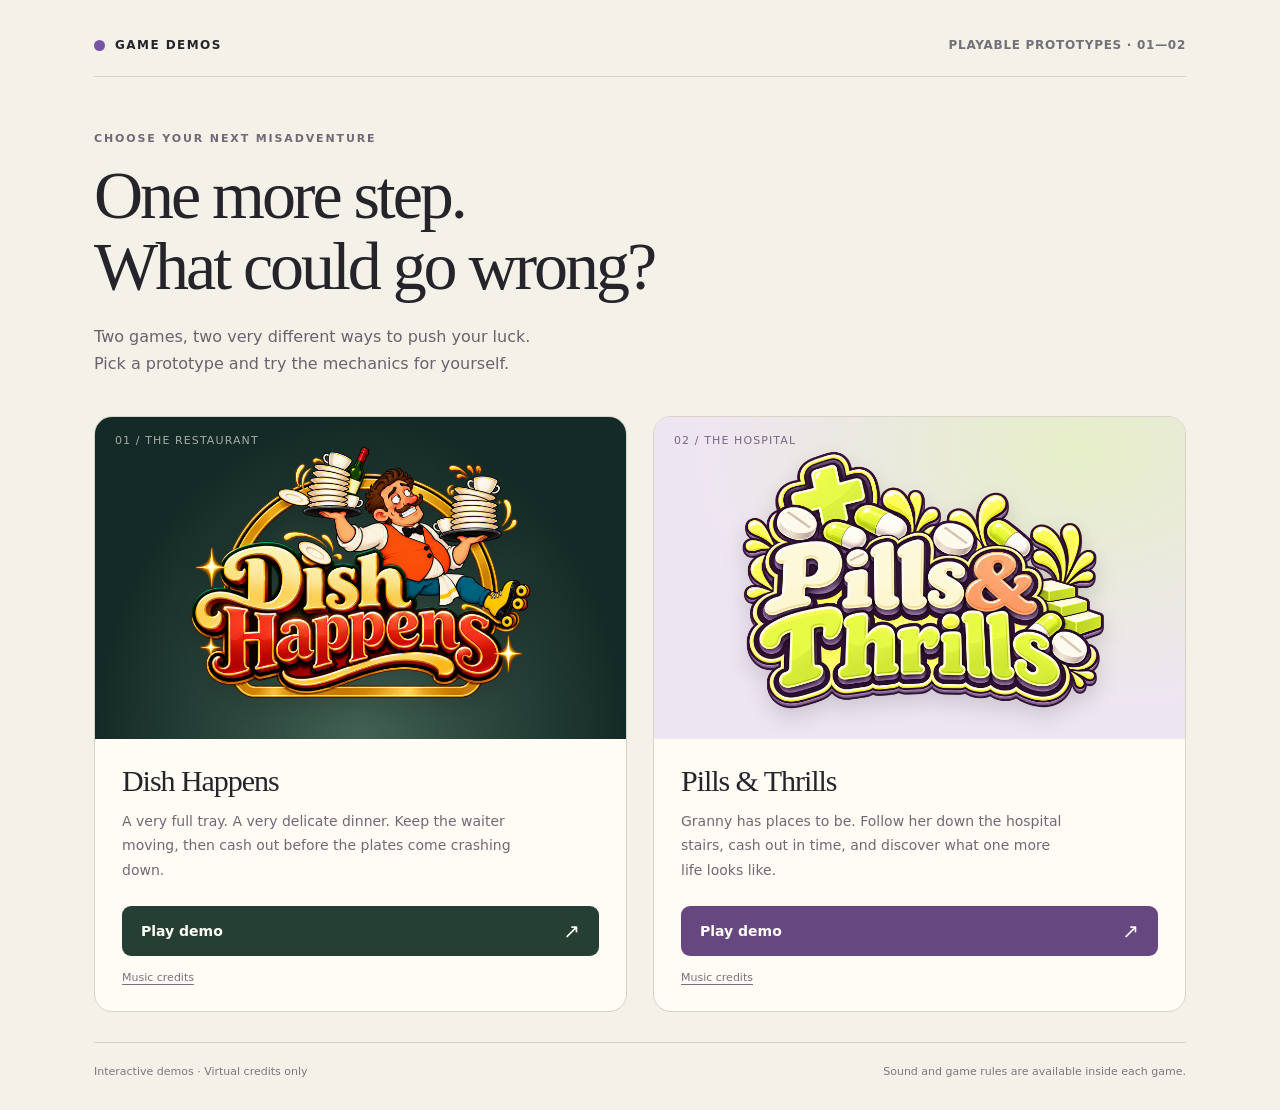
<file: index.html>
<!doctype html>
<html lang="en">
<head>
  <meta charset="utf-8">
  <meta name="viewport" content="width=device-width,initial-scale=1">
  <meta name="theme-color" content="#f4f1e9">
  <meta name="description" content="Play the Dish Happens and Pills & Thrills browser prototypes.">
  <title>Game Demos — Dish Happens &amp; Pills &amp; Thrills</title>
  <style>
    *{box-sizing:border-box}html{color-scheme:light}body{margin:0;background:#f4f1e9;color:#26242b;font-family:system-ui,-apple-system,BlinkMacSystemFont,"Segoe UI",sans-serif;-webkit-font-smoothing:antialiased}a{color:inherit}a:focus-visible{outline:3px solid #7650b7;outline-offset:6px}main{max-width:1160px;margin:auto;padding:38px 34px 28px}.topline{display:flex;justify-content:space-between;align-items:center;padding-bottom:24px;border-bottom:1px solid #d6d1c6;font-size:12px;font-weight:650;letter-spacing:.12em;text-transform:uppercase}.mark{display:inline-flex;gap:10px;align-items:center}.mark:before{content:"";width:11px;height:11px;background:#7854a7;border-radius:50%}.topline span:last-child{color:#747077;letter-spacing:.06em}.intro{padding:55px 0 39px}.eyebrow{font-size:11px;font-weight:700;letter-spacing:.17em;color:#716a76;text-transform:uppercase;margin:0 0 15px}h1{font-family:Georgia,"Times New Roman",serif;font-size:clamp(42px,5.6vw,68px);line-height:1.05;font-weight:400;letter-spacing:-.045em;margin:0 0 20px}.intro p:last-child{font-size:16px;line-height:1.7;color:#69636c;margin:0;max-width:560px}.games{display:grid;grid-template-columns:1fr 1fr;gap:26px}.card{border:1px solid #d8d2c7;border-radius:18px;background:#fffcf6;overflow:hidden;display:flex;flex-direction:column}.art{position:relative;display:grid;place-items:center;aspect-ratio:1.65;overflow:hidden;text-decoration:none}.dish .art{background:radial-gradient(ellipse at 50% 100%,#426154,#142a26 70%)}.pills .art{background:radial-gradient(ellipse at 80% 10%,#e6eec8,transparent 65%),#eee5f3}.art img{width:75%;height:82%;object-fit:contain;filter:drop-shadow(0 9px 10px #0002);transition:transform .2s}.art:hover img{transform:scale(1.035)}.number{position:absolute;left:20px;top:17px;font-size:11px;letter-spacing:.1em;color:#ffffff9c}.pills .number{color:#776782}.content{padding:25px 27px 27px;display:flex;flex:1;flex-direction:column}h2{font-family:Georgia,"Times New Roman",serif;font-size:30px;letter-spacing:-.035em;font-weight:400;margin:0 0 11px}.content p{font-size:14px;line-height:1.75;color:#706973;margin:0 0 24px;max-width:390px}.play{display:flex;justify-content:space-between;align-items:center;background:#263f35;color:#fffdf5;padding:15px 19px;border-radius:9px;text-decoration:none;font-size:14px;font-weight:650;margin-top:auto}.pills .play{background:#674780}.play:hover{filter:brightness(1.12)}.play span{font-size:20px;font-weight:400;line-height:1}.credits{margin-top:15px;display:block;font-size:11px;color:#7a727c;text-underline-offset:3px;align-self:flex-start}footer{margin-top:30px;border-top:1px solid #d6d1c6;padding-top:20px;display:flex;justify-content:space-between;gap:16px;font-size:11px;color:#7d7680;line-height:1.7}footer p{margin:0}@media(max-width:680px){main{padding:24px 20px}.topline{font-size:10px;padding-bottom:19px}.intro{padding:38px 0 30px}h1{font-size:47px}.intro p:last-child{font-size:14px}.games{grid-template-columns:1fr;gap:22px}.art{aspect-ratio:1.7}.content{padding:23px}footer{flex-direction:column;gap:7px}}@media(prefers-reduced-motion:reduce){.art img{transition:none}}
  </style>
</head>
<body>
  <main>
    <header class="topline"><span class="mark">Game demos</span><span>Playable prototypes · 01—02</span></header>
    <section class="intro" aria-labelledby="title">
      <p class="eyebrow">Choose your next misadventure</p>
      <h1>One more step.<br>What could go wrong?</h1>
      <p>Two games, two very different ways to push your luck.<br>Pick a prototype and try the mechanics for yourself.</p>
    </section>
    <section class="games" aria-label="Choose a game">
      <article class="card dish">
        <a class="art" href="dish-happens/" aria-label="Play Dish Happens"><span class="number">01 / THE RESTAURANT</span><img src="dish-happens/assets/dish-happens-logo-manny-v2.png" alt="Dish Happens" width="1024" height="1024"></a>
        <div class="content"><h2>Dish Happens</h2><p>A very full tray. A very delicate dinner. Keep the waiter moving, then cash out before the plates come crashing down.</p><a class="play" href="dish-happens/">Play demo <span aria-hidden="true">↗</span></a><a class="credits" href="dish-happens/MUSIC-CREDITS.txt">Music credits</a></div>
      </article>
      <article class="card pills">
        <a class="art" href="pills-and-thrills/" aria-label="Play Pills and Thrills"><span class="number">02 / THE HOSPITAL</span><img src="pills-and-thrills/assets/pills-and-thrills-logo-v4.png" alt="Pills &amp; Thrills" width="1024" height="1024"></a>
        <div class="content"><h2>Pills &amp; Thrills</h2><p>Granny has places to be. Follow her down the hospital stairs, cash out in time, and discover what one more life looks like.</p><a class="play" href="pills-and-thrills/">Play demo <span aria-hidden="true">↗</span></a><a class="credits" href="pills-and-thrills/MUSIC-CREDITS.txt">Music credits</a></div>
      </article>
    </section>
    <footer><p>Interactive demos · Virtual credits only</p><p>Sound and game rules are available inside each game.</p></footer>
  </main>
</body>
</html>
</file>
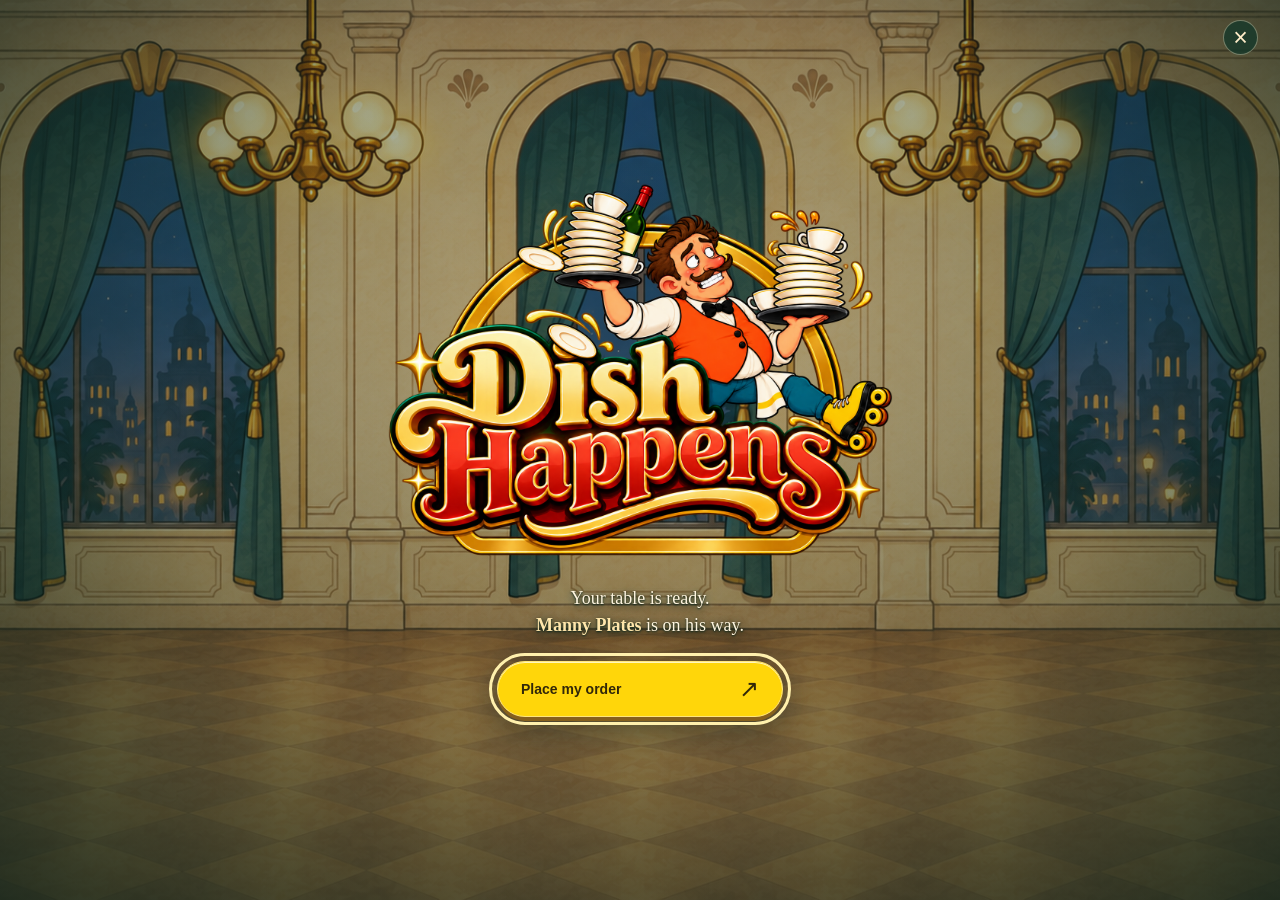
<file: dish-happens/index.html>
<!doctype html>
<html lang="en">
<head>
<meta charset="utf-8"><meta name="viewport" content="width=device-width,initial-scale=1"><meta name="theme-color" content="#100f0b">
<title>Dish Happens — Combined Preview</title>
<meta name="description" content="Dish Happens combined review: uniform plates, carefully set round tables and a deliberate supported step. A virtual-credit game based on the BottleStairs mathematical model.">
<link rel="preload" href="assets/snowborn/subtle-curves.ttf" as="font" type="font/ttf" crossorigin>
<link rel="stylesheet" href="style.css?v=7"><link rel="stylesheet" href="restaurant-theme.css?v=5"><link rel="stylesheet" href="splash.css?v=cv4"><link rel="stylesheet" href="snowborn-ui.css?v=5"><link rel="stylesheet" href="plate-ui.css?v=9"><link rel="stylesheet" href="serving-ui.css?v=cv11">
</head>
<body>
<div class="shell">
<header>
  <a class="brand brand-wordmark" href="#" data-open-welcome aria-label="Dish Happens home"><span>DISH<br>HAPPENS</span></a>
  <div class="header-tag"><i></i> ONE STEP FROM DISASTER</div>
  <div class="header-actions"><span class="demo">DEMO</span><button id="sound" class="icon-button" aria-label="Turn sound on" aria-pressed="false" title="Sound"><svg viewBox="0 0 24 24" aria-hidden="true"><path d="M11 5 6 9H3v6h3l5 4Z"/><path id="sound-wave" d="m16 9 6 6m0-6-6 6"/></svg></button><button id="rules-open" class="icon-button" aria-label="Game rules" title="Paytable and game rules"><svg viewBox="0 0 24 24" aria-hidden="true"><rect x="4" y="3.5" width="16" height="17" rx="2"/><path d="M8 7.5h8M8 11.5h2m4 0h2M8 15.5h2m4 0h2"/></svg></button></div>
</header>
<main>
  <section class="intro"><div><p class="eyebrow">DISH HAPPENS · A DELICATE DINNER</p><h1>One more table<span> — what could go wrong?</span></h1></div><p class="intro-note">A banquet hall. A very full tray.<br>Catch him before dinner hits the floor.</p></section>
  <div class="game-layout">
    <section class="stage" aria-label="Banquet tables">
      <button type="button" class="stage-logo" data-open-welcome aria-label="Show welcome screen"><img src="assets/dish-happens-logo-manny-v2.png" alt="Dish Happens" width="128" height="85"></button>
      <div class="stage-top"><div class="live-label"><i id="live-dot"></i><span id="scene-status">READY TO SERVE</span></div><span class="stage-number" id="step-counter">STEP 00</span></div>
      <div class="multiplier-area" hidden aria-hidden="true"><span class="tiny-label" id="mult-label">CURRENT MULTIPLIER</span><div id="multiplier">1.00<span>×</span></div><p id="scene-hint">Every step is another chance.</p></div>
      <canvas id="scene" aria-label="A waiter balancing plates above moving banquet tables"></canvas>
      <div class="scene-message" id="scene-message"><span id="message-tag"></span><strong id="message-title"></strong><span id="message-detail"></span></div>
      <div class="stage-bottom"><span><span class="mini-star">✳</span> DINNER IS ALMOST SERVED</span><span>MAX. <b>1,000×</b></span></div>
    </section>
    <aside class="controls" aria-label="Game controls">
      <div class="wallet"><span class="tiny-label">BALANCE</span><div><span id="balance">1,000.00</span><span class="credit-label">CR</span></div><span class="wallet-caption"><i></i> Virtual credits</span></div>
      <div class="bet-area"><label for="stake" class="tiny-label">BET <span>CR</span></label><div class="bet-input"><button id="minus" aria-label="Decrease bet">−</button><input id="stake" type="number" min="1" max="1000000" step="1" value="10" inputmode="numeric" aria-describedby="bet-error"><button id="plus" aria-label="Increase bet">+</button></div><div class="presets"><button data-stake="10" class="selected">10</button><button data-stake="25">25</button><button data-stake="50">50</button><button data-stake="100">100</button></div><span id="bet-error" class="error" role="status"></span></div>
      <div class="win-box"><span class="tiny-label" id="win-label">WIN</span><div><span id="win">0.00</span><small>CR</small></div></div>
      <button class="primary single-action" id="release" type="button" data-mode="start" aria-label="Let's roll"><span class="action-label">Let's roll</span></button>
      <p class="control-hint" id="control-hint">Cash out after the first<br>safe landing.</p>
      <div class="next-step"><div><span class="tiny-label">NEXT STEP</span><b id="next-mult">1.10×</b></div><div class="risk-track"><span id="risk-bar"></span></div><p><span>Safe landing chance</span><b id="next-chance">89.09%</b></p></div>
      <div class="hud-brandline"><span>DISH HAPPENS™</span><span class="snowborn-studio" role="img" aria-label="Snowborn"><img src="assets/snowborn/snow.png" alt="" width="61" height="20"><img src="assets/snowborn/born.png" alt="" width="54" height="20"></span></div>
    </aside>
  </div>
  <section class="history-section" aria-label="Round history"><div class="history-heading"><h2>Recent runs</h2><span>Every dinner has a story</span></div><div id="history" class="history"><div class="history-empty"><span>↘</span> Your runs will appear here.</div></div></section>
  <footer><span>Based on the original BottleStairs mathematics</span><div><span>RTP <b>98%</b></span><span>GROWTH <b>10%</b></span><button id="math-open">How it works <span>↗</span></button></div></footer>
</main>
</div>
<div class="toast" id="toast" role="status"></div>
<dialog id="rules"><div class="dialog-header"><span class="eyebrow">DISH HAPPENS / GAME RULES</span><button id="rules-close" class="icon-button" aria-label="Close rules">×</button></div><h2>Catch the moment.<br><em>Save the dinner.</em></h2><ol><li><strong>Let him roll.</strong> Each run deducts your bet. Manny steadies his plates, then skates and steps across the banquet tables. Each safe landing quickens the movement and background music.</li><li><strong>Watch your step.</strong> Each safe landing raises the multiplier. A table can collapse on the first transfer. A fall pays zero. Your bet × the multiplier printed on the cloth determines the round payout.</li><li><strong>Cash out.</strong> After the first safe landing, you can cash out even while Manny is stepping. Your bet × the last reached multiplier determines the payout. Cash out closes when the round ends.</li></ol><div class="dialog-math"><h3>The original game's mathematics</h3><p>RTP: <b>98%</b> · growth: <b>10%</b> · maximum: <b>1,000×</b></p><p>Multipliers use integer hundredths: q₀ = 100,<br>qₙ₊₁ = min(100000, ⌈qₙ × 1.10⌉).</p><p>The first-step survival chance is 98 / 110. For subsequent steps it is qₙ / qₙ₊₁. The theoretical return for every permitted completed stopping strategy is therefore 98% of the bet.</p><p>The hidden falling step is chosen when the run starts and revealed at impact. At the maximum multiplier, the payout is automatic. Bets are whole credits from 1 to 1,000,000; payouts use 0.01-credit units.</p><p class="source-note">Source: BottleStairs.dll and .mathproject.json embedded in the supplied application. The formula was ported from the module's IL code. The demo uses the browser's cryptographic random generator; the original RNG sequences are not reproduced.</p></div><p class="music-credit">Music by Kevin MacLeod (incompetech.com): <a href="https://incompetech.com/music/royalty-free/index.html?isrc=USUAN1400016" target="_blank" rel="noopener">The Builder</a>, <a href="https://incompetech.com/music/royalty-free/index.html?isrc=USUAN1500041" target="_blank" rel="noopener">Disco Medusae</a> and <a href="https://incompetech.com/music/royalty-free/index.html?isrc=USUAN1100089" target="_blank" rel="noopener">Sad Trio</a>. Licensed under <a href="https://creativecommons.org/licenses/by/4.0/" target="_blank" rel="noopener">CC BY 4.0</a>. Edited and looped for this demo.</p><p class="demo-note">Virtual credits only. Balance and recent results are saved in this browser. An active run does not resume after reloading. Space starts a run or cashes out when focus is outside a button or input.</p><button id="reset" class="reset-button">Start fresh with 1,000 CR</button></dialog>
<script src="math.js?v=cv1"></script><script src="restaurant.js?v=cv18"></script><script src="projectiles.js?v=disco5"></script><script src="waiter.js?v=dance10"></script><script src="audio.js?v=disco5"></script><script src="disco.js?v=disco5"></script><script src="app.js?v=disco5"></script><script src="splash.js?v=cv4"></script>
</body></html>
</file>
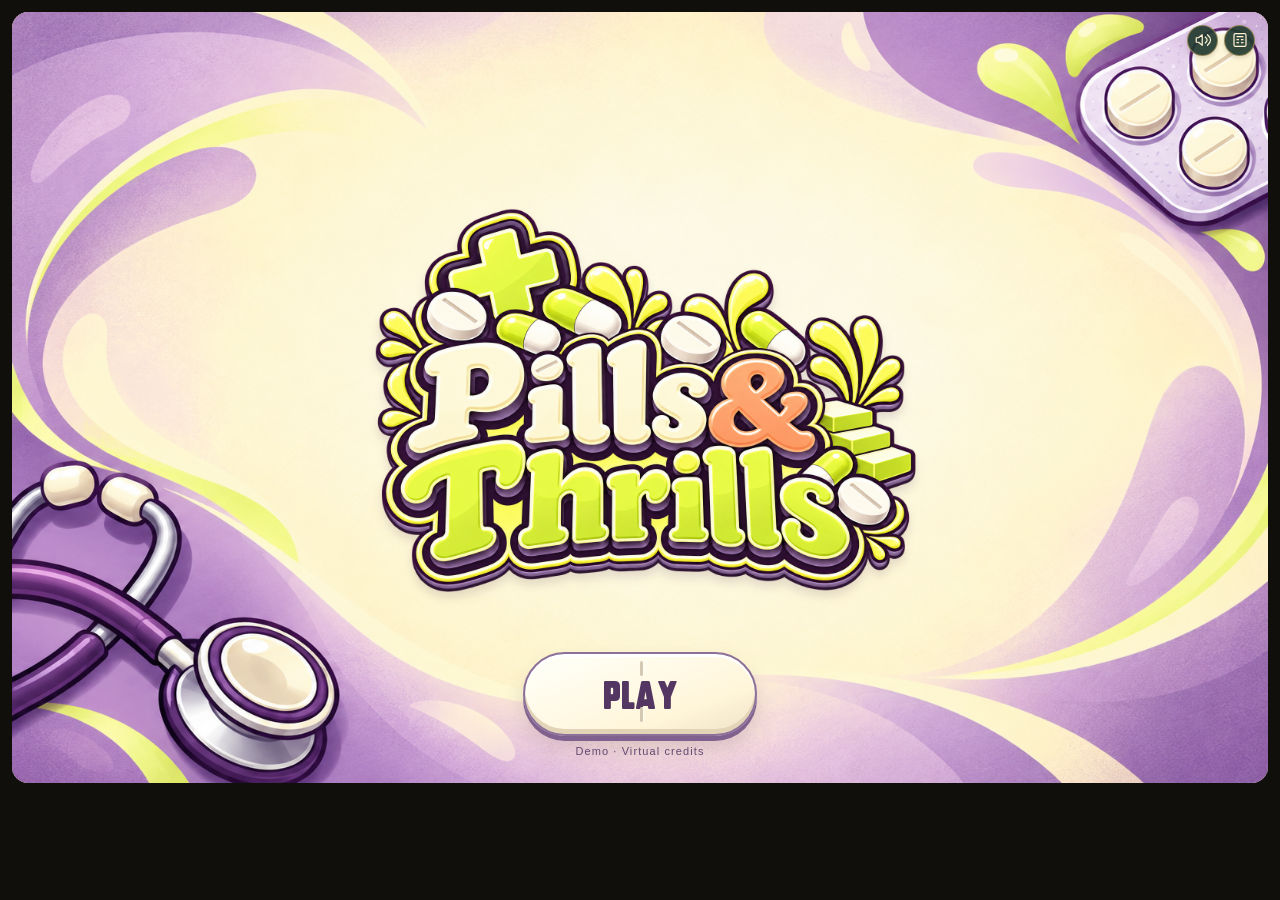
<file: pills-and-thrills/index.html>
<!doctype html>
<html lang="en"><head><meta charset="utf-8"><meta name="viewport" content="width=device-width,initial-scale=1"><meta name="theme-color" content="#f7f2e8"><title>Pills &amp; Thrills — Granny’s hospital escape</title><meta name="description" content="One granny. A trusty walker. One more step. Descend, cash out, and let Granny loose on the disco floor. A playful virtual-credit game."><link rel="stylesheet" href="style.css"></head><body class="splash-open">
<div class="shell"><header><a class="brand" href="./" aria-label="Pills &amp; Thrills home"><svg viewBox="0 0 32 32" aria-hidden="true"><path d="M3 28h7V20h7v-8h7V4h5"/></svg><span>stair <em>crazy.</em></span></a><span class="header-tag">GRANNY’S GOT MOVES.</span><div class="header-actions"><span class="demo">PLAY MONEY</span><button id="sound" class="icon-button" aria-label="Turn sound off" aria-pressed="true" title="Music and sound"><svg viewBox="0 0 24 24"><path d="M11 5 6 9H3v6h3l5 4Z"/><path id="sound-wave" d="M15 8q5 4 0 8M18 5q8 7 0 14"/></svg></button><button id="rules-open" class="icon-button info" aria-label="Game rules"><svg viewBox="0 0 24 24" aria-hidden="true"><rect x="4" y="3.5" width="16" height="17" rx="2"/><path d="M8 7.5h8M8 11.5h2m4 0h2M8 15.5h2m4 0h2"/></svg></button></div></header>
<main><section class="intro"><div><p class="eyebrow">A LITTLE CLIMB. A LOT OF ATTITUDE.</p><h1>One more step, <em>dear?</em></h1></div><p>Cash out before the tumble.<br>Stay for the disco.</p></section>
<div class="game-layout"><section id="splash" class="splash" lang="en" aria-label="Pills &amp; Thrills — title screen"><canvas id="splash-scene" aria-hidden="true"></canvas><div class="splash-brand"><img src="assets/pills-and-thrills-logo-v4.png" alt="Pills &amp; Thrills"></div><button id="splash-play" class="splash-play" disabled><span>Loading…</span></button><p class="splash-note">Demo · Virtual credits</p></section><section class="stage" inert aria-label="Hospital staircase"><div class="stage-logo" role="img" aria-label="Pills &amp; Thrills"><img src="assets/pills-and-thrills-logo-v4.png" alt="Pills &amp; Thrills"></div><div class="stage-top"><div class="live-label"><i id="live-dot"></i><span id="scene-status">READY WHEN YOU ARE</span></div><span class="stage-number" id="step-counter">STEP 00</span></div><div class="multiplier-area" hidden aria-hidden="true"><span id="mult-label" class="tiny-label">CURRENT MULTIPLIER</span><div id="multiplier">1.00<span>×</span></div><p id="scene-hint">Every step is another chance.</p></div><canvas id="scene" aria-label="A hunched granny with a walker riding down a hospital staircase"></canvas><div class="scene-message" id="scene-message" aria-live="polite"><span id="message-tag"></span><strong id="message-title"></strong><span id="message-detail"></span></div><div class="stage-bottom"><span><span class="spark">✳</span> SMALL STEPS. BIG ENERGY.</span><span>MAX <b>1,000×</b></span></div></section>
<aside class="controls" inert aria-label="Game controls"><div class="wallet"><span class="tiny-label">YOUR BALANCE</span><div><span id="balance">1,000.00</span><span class="credit-label">CR</span></div><span class="wallet-caption"><i></i> Just for fun · virtual credits</span></div><div class="bet-area"><label for="stake" class="tiny-label">BET AMOUNT <span>CR</span></label><div class="bet-input"><button id="minus" aria-label="Decrease bet">−</button><input id="stake" type="number" min="1" max="1000000" step="1" value="10" inputmode="numeric" aria-describedby="bet-error"><button id="plus" aria-label="Increase bet">+</button></div><div class="presets"><button data-stake="10" class="selected">10</button><button data-stake="25">25</button><button data-stake="50">50</button><button data-stake="100">100</button></div><span id="bet-error" class="error" role="status"></span></div><div class="win-box"><span class="tiny-label" id="win-label">WIN</span><div><span id="win">0.00</span><small>CR</small></div></div><button class="primary single-action" id="release" data-mode="start" aria-label="Let’s go"><span class="action-label">Let's go</span></button><p class="control-hint" id="control-hint">Cash out after the first<br>safe step.</p><div class="next-step"><div><span class="tiny-label">NEXT STEP</span><b id="next-mult">1.10×</b></div><div class="risk-track"><span id="risk-bar"></span></div><p><span>Safe step chance</span><b id="next-chance">89.09%</b></p></div><div class="hud-brandline"><span>TRUST THE WALKER.</span><span>✦</span></div></aside><div id="revival-light" class="revival-light" aria-hidden="true"></div></div>
<section class="history-section"><div class="history-heading"><h2>Recent adventures</h2><span>Every granny has a story.</span></div><div id="history" class="history"></div></section><footer><span>A Dish Happens spin-off · Virtual credits only</span><div><span>RTP <b>98%</b></span><span>GROWTH <b>10%</b></span><button id="math-open">Rules & music ↗</button></div></footer></main></div>
<div class="toast" id="toast" role="status"></div><dialog id="rules"><div class="dialog-header"><span class="eyebrow">PILLS &amp; THRILLS / HOW TO PLAY</span><button id="rules-close" class="icon-button" aria-label="Close rules">×</button></div><h2>Steady on.<br><em>Party later.</em></h2><ol><li><strong>Let’s go.</strong> Choose a whole-credit bet and start. Granny waits with her walker at the first step and carefully descends one step at a time. Each safe step raises your multiplier.</li><li><strong>Catch the moment.</strong> After the first safe step, cash out at any time. Your bet × the last completed step’s multiplier is your payout. Granny celebrates with a disco dance.</li><li><strong>A spirited exit.</strong> If she tumbles before you collect, the payout is zero. She rolls down the stairs, lands on her back and her soul flies upward and leaves the screen. Press ONE MORE LIFE to bring her soul back from above the screen: light spreads from her body across the whole screen, then clears to reveal her standing with the walker at the next staircase. Resurrection costs no credits and starts no bet. Press Another run to place the next bet. At 1,000×, collection is automatic.</li></ol><div class="dialog-math"><h3>Same mathematics as Dish Happens</h3><p>RTP 98% · multiplier growth 10% · maximum 1,000× · 73 steps.</p><p>Integer quotes: q₀ = 100; qₙ₊₁ = min(100000, ceil(qₙ × 1.10)). First-step survival is 98 / 110; later it is qₙ / qₙ₊₁. Each permitted completed stopping point has 98% theoretical return.</p><p>The falling step is chosen at the start using the browser’s cryptographic random generator. Bets: 1–1,000,000 whole CR. Payouts use 0.01 CR. An active run does not resume after reload.</p></div><p class="music-credit">Quiet waiting music: <a href="https://incompetech.com/music/royalty-free/index.html?isrc=USUAN1300012" target="_blank" rel="noopener">Local Forecast — Elevator</a>. Main orchestral theme: <a href="https://incompetech.com/music/royalty-free/index.html?isrc=USUAN1400024" target="_blank" rel="noopener">Run Amok</a>. Winning disco: <a href="https://incompetech.com/music/royalty-free/index.html?isrc=USUAN1500054" target="_blank" rel="noopener">Funky Chunk</a>. All three by Kevin MacLeod, incompetech.com, licensed under <a href="https://creativecommons.org/licenses/by/4.0/" target="_blank" rel="noopener">CC BY 4.0</a>; edited for gameplay. Falling whistle: <a href="https://freesound.org/people/sheepfilms/sounds/432546/" target="_blank" rel="noopener">Slide whistle 2</a> by sheepfilms, CC0; edited to the fall. Walker clatter: <a href="https://freesound.org/people/elliott.klein/sounds/194911/" target="_blank" rel="noopener">Falling Down Stairs</a> by elliott.klein, CC0. Final slap and sad piano aftermath are original.</p><p class="demo-note">Space starts a run, cashes out or resurrects Granny. Quiet waiting music starts with your first interaction; each run switches to the main theme. Use the speaker to mute all sound. Balance and history are saved in this browser.</p><button id="reset" class="reset-button">Start fresh with 1,000 CR</button></dialog>
<script src="math.js"></script><script src="granny.js?v=hidden-next-flight-v47"></script><script src="audio.js?v=first-fall-v50"></script><script src="app.js?v=quiet-lobby-v46"></script></body></html>
</file>
<file: dish-happens/style.css>
:root{--paper:#f4f2e9;--ink:#153d38;--muted:#76827a;--orange:#f16835;--mint:#d4e6d3;--line:#dcded3;--font:'Golos Text','DM Sans',Arial,sans-serif}*{box-sizing:border-box}body{margin:0;background:var(--paper);color:var(--ink);font-family:var(--font);font-size:14px}button,input,a{-webkit-tap-highlight-color:transparent}button,input{font:inherit}button{cursor:pointer}button:focus-visible,a:focus-visible,input:focus-visible{outline:3px solid #f16835;outline-offset:4px}button:disabled{cursor:default}.shell{max-width:1416px;padding:0 48px;margin:auto}header{height:116px;border-bottom:1px solid var(--line);display:flex;align-items:center;justify-content:space-between}.brand{display:flex;align-items:center;gap:9px;text-decoration:none;color:var(--ink);font-size:19px;letter-spacing:-1px;font-weight:900;line-height:.89}.brand svg{width:31px;height:41px;transform:rotate(-15deg)}.brand>span{position:relative}.brand-dot{position:absolute;font-size:10px;right:-12px;top:0}.header-tag{display:flex;align-items:center;gap:9px;font-size:10px;letter-spacing:1.7px;font-weight:600;margin-left:28px}.header-tag i,.live-label i,.wallet-caption i{width:6px;height:6px;border-radius:50%;background:var(--orange)}.header-actions{display:flex;align-items:center;gap:11px}.demo{font-size:10px;letter-spacing:1.1px;border:1px solid #cbd0c4;padding:7px 9px;border-radius:5px;margin-right:9px}.icon-button{background:transparent;border:1px solid #cbd0c4;border-radius:50%;color:var(--ink);width:34px;height:34px;display:grid;place-items:center;font-size:17px}.icon-button:hover{background:#e5e7dc}.icon-button svg{width:19px;fill:none;stroke:currentColor;stroke-width:1.6;stroke-linecap:round;stroke-linejoin:round}.intro{display:flex;justify-content:space-between;align-items:center;padding:31px 0 25px}.eyebrow,.tiny-label{font-size:10px;letter-spacing:1.25px;font-weight:600}.eyebrow{margin:0 0 10px;color:var(--muted)}h1{font-size:27px;font-weight:600;letter-spacing:-1.15px;margin:0}h1>span{color:#8c978c;font-weight:400}.intro-note{font-size:12px;color:#778477;line-height:1.65;margin:0}.game-layout{display:grid;grid-template-columns:minmax(0,1fr) 306px;gap:20px}.stage{height:548px;overflow:hidden;position:relative;background:#e8ebde;border:1px solid #dbe0d3;border-radius:18px;isolation:isolate}.stage-top,.stage-bottom{position:absolute;left:26px;right:26px;display:flex;justify-content:space-between;z-index:2}.stage-top{top:25px;align-items:center}.live-label{display:flex;gap:7px;align-items:center;font-size:9px;font-weight:600;letter-spacing:1.1px}.live-label i{background:#3a6d53}.live-label i.active{background:var(--orange);box-shadow:0 0 0 4px #f1683518}.stage-number{font-size:9px;letter-spacing:1.2px;color:#5d7767}.stage-bottom{bottom:21px;font-size:9px;letter-spacing:1px;align-items:center}.stage-bottom>span:first-child{display:flex;align-items:center;gap:7px;color:#526e5d}.stage-bottom b{font-size:11px;letter-spacing:0;font-weight:600}.mini-star{font-size:20px;line-height:1}.multiplier-area{position:absolute;z-index:2;top:86px;left:30px;right:30px;text-align:center;pointer-events:none}.multiplier-area>.tiny-label{font-size:9px;letter-spacing:1.6px;color:#5d7868}#multiplier{font-family:'DM Sans',var(--font);font-size:76px;font-weight:600;letter-spacing:-5px;line-height:1.15;font-variant-numeric:tabular-nums}#multiplier>span{font-size:47px;font-weight:400;letter-spacing:-3px;color:#5c8269;padding-left:3px}#scene-hint{font-size:11px;margin:9px 0 0;color:#67806d}#scene{width:100%;height:100%;display:block;position:absolute;z-index:0}.scene-message{position:absolute;left:50%;top:73%;transform:translate(-50%,-50%);background:#f8f6eeeF;box-shadow:0 8px 35px #153d3820;border:1px solid #fff;border-radius:12px;padding:15px 29px;text-align:center;z-index:3;display:none;min-width:225px;backdrop-filter:blur(8px)}.scene-message.visible{display:flex;flex-direction:column;animation:appear .3s ease-out}.scene-message>span:first-child{font-size:8px;letter-spacing:1.6px;margin-bottom:5px}.scene-message strong{font-size:23px;letter-spacing:-.8px}.scene-message>span:last-child{font-size:10px;color:#6f7b6d;margin-top:6px}.scene-message.lost strong{color:#cf542f}.scene-message.caught strong{color:#26734b}@keyframes appear{from{opacity:0;translate:0 12px}to{opacity:1;translate:0 0}}.controls{border:1px solid var(--line);border-radius:18px;background:#faf9f3;padding:24px 23px 20px}.wallet{padding-bottom:22px;border-bottom:1px solid var(--line)}.wallet>.tiny-label{color:var(--muted)}.wallet>div{margin:10px 0 9px;display:flex;gap:8px;align-items:baseline}.wallet #balance{font-family:'DM Sans',var(--font);font-size:29px;font-weight:500;letter-spacing:-1.1px;overflow-wrap:anywhere;font-variant-numeric:tabular-nums}.credit-label{font-size:11px;color:#8e998d}.wallet-caption{font-size:10px;color:#83907f;display:flex;gap:5px;align-items:center}.wallet-caption i{width:4px;height:4px;background:#8da47f}.bet-area{padding-top:20px;position:relative}.bet-area>label{display:flex;justify-content:space-between}.bet-area>label>span{color:#9ca494;font-weight:400}.bet-input{display:flex;height:46px;margin-top:10px;border:1px solid #d7dcd0;border-radius:8px;background:var(--paper);overflow:hidden}.bet-input button{border:0;background:transparent;width:43px;flex-shrink:0;color:#768374;font-size:21px}.bet-input button:hover{background:#e6e9de}.bet-input button:disabled{opacity:.4}.bet-input input{min-width:0;width:100%;text-align:center;border:0;background:transparent;color:var(--ink);font-weight:600;font-size:17px;appearance:textfield;-moz-appearance:textfield}.bet-input input::-webkit-inner-spin-button{display:none}.presets{display:flex;gap:7px;margin-top:8px}.presets button{border:1px solid #dce0d3;border-radius:5px;background:transparent;color:#788775;flex:1;padding:6px;font-size:10px}.presets button.selected{border-color:#a5b59e;color:var(--ink);background:#e8ecdf}.presets button:hover{background:#e8ecdf}.presets button:disabled{opacity:.5}.error{display:block;color:#ca4c2e;font-size:10px;min-height:19px;padding-top:5px}.win-box{display:flex;align-items:center;justify-content:space-between;padding:10px 0 19px}.win-box>.tiny-label{font-size:9px;color:#7a8874;letter-spacing:.7px}.win-box>div{font-size:24px;letter-spacing:-.8px;font-weight:500;font-family:'DM Sans',var(--font)}.win-box small{font-size:10px;letter-spacing:0;font-weight:400;color:#8a9684;margin-left:4px}.primary,.collect{height:51px;border-radius:9px;width:100%;display:flex;align-items:center;justify-content:space-between;padding:0 16px;border:0;font-size:12px;font-weight:600;transition:background .15s,transform .15s}.primary{background:var(--orange);color:#fff9ed;box-shadow:0 3px 0 #d95528}.primary:hover:not(:disabled){background:#df592b;transform:translateY(-1px)}.primary>span:last-child,.collect>span:last-child{font-size:20px;font-weight:400}.primary:disabled{background:#dcded2;box-shadow:none;color:#98a18f}.collect{margin-top:10px;background:#173f35;color:#faf9ed}.collect:hover:not(:disabled){background:#285847;transform:translateY(-1px)}.collect:disabled{background:#e9ecdf;color:#a3ad99}.control-hint{text-align:center;font-size:9px;line-height:1.5;color:#94a08a;margin:11px 0 17px;min-height:27px}.next-step{border-top:1px solid var(--line);padding-top:15px}.next-step>div:first-child{display:flex;justify-content:space-between;align-items:center}.next-step .tiny-label{font-size:8px;letter-spacing:.65px;color:#8a9680}.next-step b{font-family:'DM Sans',var(--font);font-size:12px;font-weight:600}.risk-track{height:3px;background:#e4e8da;border-radius:3px;margin:8px 0}.risk-track>span{display:block;height:100%;width:89%;background:#9cb88f;border-radius:3px;transition:width .25s}.next-step p{display:flex;justify-content:space-between;font-size:9px;color:#8a9680;margin:0}.next-step p b{font-size:9px;color:#5e7c55}.history-section{padding-top:27px}.history-heading{display:flex;align-items:center;justify-content:space-between;margin-bottom:14px}.history-heading h2{font-size:12px;font-weight:500;margin:0}.history-heading>span{font-size:10px;color:#96a08f}.history{display:flex;gap:8px;min-height:56px;overflow:auto;padding:0 0 2px}.history-empty{color:#9da692;font-size:11px;display:flex;align-items:center;gap:10px;border:1px dashed #d3d9ca;width:100%;border-radius:9px;padding-left:17px}.history-empty>span{font-size:23px;color:#adb7a2}.history-chip{min-width:102px;display:flex;flex-direction:column;gap:5px;justify-content:center;align-items:center;border:1px solid #d6dfcd;border-radius:8px;background:#e7ecdf;padding:8px 12px}.history-chip b{font-family:'DM Sans',var(--font);font-size:15px;font-weight:500}.history-chip>span{font-size:8px;color:#7e9073;white-space:nowrap}.history-chip.lost{background:#eee8dc;border-color:#e1d9ca}.history-chip.lost b{color:#ab7862}.history-chip.lost>span{color:#b39d8b}footer{margin-top:25px;border-top:1px solid var(--line);padding:18px 0 26px;display:flex;justify-content:space-between;font-size:9px;color:#98a08f}footer>div{display:flex;align-items:center;gap:20px}footer b{color:#6b8162;font-weight:500}footer button{background:none;border:0;color:#7b8b72;padding:0;font-size:9px}footer button span{margin-left:3px}.toast{position:fixed;bottom:24px;left:50%;transform:translate(-50%,15px);padding:12px 20px;border-radius:9px;background:var(--ink);color:var(--paper);font-size:12px;z-index:20;opacity:0;pointer-events:none;transition:.2s}.toast.show{opacity:1;transform:translate(-50%,0)}dialog{background:#f8f7ef;border:1px solid #d5ddca;border-radius:18px;color:var(--ink);padding:28px 32px;width:min(580px,calc(100% - 24px));max-height:88vh;box-shadow:0 30px 100px #153d3830}dialog::backdrop{background:#173d3870;backdrop-filter:blur(5px)}.dialog-header{display:flex;align-items:center;justify-content:space-between}.dialog-header .eyebrow{font-size:9px;margin:0}dialog h2{font-size:31px;line-height:1.2;font-weight:500;letter-spacing:-1px}dialog h2 em{color:#839776;font-style:normal}dialog ol{padding-left:18px;font-size:12px;line-height:1.8}dialog li{padding-left:6px;margin-bottom:12px}.dialog-math{background:#e9eddf;padding:15px 18px;border-radius:10px;font-size:11px;line-height:1.7}.dialog-math h3{font-size:12px;margin:0}.dialog-math p:last-child{margin-bottom:0}.source-note{font-size:9px;color:#7e8e72;border-top:1px solid #d5deca;padding-top:10px}.demo-note{font-size:10px;line-height:1.7;color:#8b987f}.reset-button{font-size:10px;color:#70865f;border:1px solid #ced8c1;background:transparent;padding:9px 13px;border-radius:6px}body.is-active .stage{border-color:#b8cbb0}body.is-lost #multiplier{color:#ce5b35}body.is-lost #multiplier>span{color:#ce8a6e}body.is-caught #multiplier{color:#2c7750}@media(min-width:1500px){.shell{max-width:1480px}.stage{height:590px}.controls{padding-top:30px}.wallet{padding-bottom:27px}.bet-area{padding-top:26px}.control-hint{margin-bottom:22px}.intro{padding:37px 0 30px}}@media(max-width:1050px){.shell{padding:0 26px}.game-layout{grid-template-columns:minmax(0,1fr) 278px;gap:15px}.controls{padding:24px 18px 20px}.stage-top,.stage-bottom{left:20px;right:20px}h1{font-size:23px}.intro-note{font-size:10px}.header-tag{font-size:8px}#multiplier{font-size:68px}.intro{padding-top:27px}}@media(max-width:760px){.shell{padding:0 16px}header{height:84px}.brand{font-size:16px}.brand svg{height:34px;width:25px}.header-tag{display:none}.header-actions{gap:8px}.demo{font-size:8px;margin-right:3px}.intro{padding:22px 0 17px}h1{font-size:21px}.eyebrow{font-size:8px;letter-spacing:1px}.intro-note{display:none}.game-layout{grid-template-columns:1fr;gap:13px}.stage{height:450px;border-radius:14px}.stage-top{top:19px}.stage-top,.stage-bottom{left:20px;right:20px}.multiplier-area{top:68px}#multiplier{font-size:64px}.multiplier-area>.tiny-label{font-size:8px}#scene-hint{font-size:10px}.controls{display:grid;grid-template-columns:1fr 1fr;column-gap:20px;padding:21px 20px 17px;border-radius:14px}.wallet{padding:0;border:none;grid-column:1;grid-row:1}.wallet #balance{font-size:25px}.wallet .tiny-label{font-size:9px}.wallet-caption{font-size:9px}.bet-area{padding:0;grid-column:2;grid-row:1 / 3}.bet-input{height:40px;margin-top:8px}.bet-input button{width:32px}.bet-input input{font-size:15px}.presets{gap:4px}.presets button{padding:5px}.win-box{grid-column:1;grid-row:2;display:block;padding:10px 0 13px}.win-box>div{font-size:22px;margin-top:3px}.win-box>.tiny-label{font-size:8px}.primary{grid-column:1;grid-row:3;font-size:11px;height:48px;padding:0 13px}.collect{grid-column:2;grid-row:3;margin:0;font-size:11px;height:48px;padding:0 13px}.control-hint{grid-column:1 / 3;grid-row:4;margin:12px 0;min-height:0}.control-hint br{display:none}.next-step{grid-column:1 / 3;grid-row:5;padding-top:11px}.history-section{padding-top:20px}.history-heading>span{font-size:9px}.history-chip{min-width:92px}.history{min-height:55px}footer{line-height:1.7;gap:10px;font-size:8px;align-items:flex-start;margin-top:19px}footer>div{gap:9px;flex-wrap:wrap;justify-content:flex-end}footer button{font-size:8px}.scene-message{top:73%;min-width:205px;padding:12px 22px}.scene-message strong{font-size:20px}}@media(prefers-reduced-motion:reduce){*,*::before,*::after{animation:none!important;transition:none!important}}
/* Waiter scene: leave the left side open for the articulated character. */
.multiplier-area{left:auto;right:34px;width:42%;text-align:right;top:95px}#scene-hint{line-height:1.6;max-width:240px;margin-left:auto}.scene-message{top:79%;left:65%}.brand{font-size:18px}@media(max-width:760px){.multiplier-area{top:65px;right:21px;width:45%}#multiplier{font-size:51px;letter-spacing:-3px}#multiplier>span{font-size:32px}.multiplier-area>.tiny-label{font-size:7px;letter-spacing:.7px}#scene-hint{font-size:9px}.scene-message{left:62%;top:79%;min-width:180px;padding:10px 14px}.scene-message strong{font-size:17px}}
</file>
<file: dish-happens/restaurant-theme.css>
/* Country restaurant: cream plaster, warm wood, claret linen and quiet brass. */
:root {
  --paper: #f7f1e6;
  --ink: #513f2f;
  --muted: #8f7b61;
  --orange: #a92f3c;
  --mint: #e6e6d4;
  --line: #ddd4c2;
}
body {
  background: radial-gradient(ellipse at 15% 0%, #fffdf7 0, transparent 50%), #f7f1e6;
  color: var(--ink);
}
.shell { max-width: 1480px; padding: 0 40px; }
header { height: 78px; border-color: #dcd1bd; gap: 20px; }
.brand { color: #5a4230; letter-spacing: -.7px; }
.brand svg { color: #ad854d; }
.brand.brand-logo { display: inline-flex; flex: 0 0 auto; gap: 0; line-height: 0; }
.brand-logo img { display: block; width: 186px; height: 124px; object-fit: contain; }
.brand.brand-wordmark { font-family: Georgia, serif; font-size: 20px; line-height: .9; letter-spacing: -.8px; color: #244d42; }
.header-actions { flex-shrink: 0; }
.stage-logo { position: absolute; z-index: 3; top: 8px; left: 15px; width: 112px; height: 75px; padding: 0; border: 0; background: transparent; }
.stage-logo img { display: block; width: 100%; height: 100%; object-fit: contain; }
.stage-logo:hover { transform: rotate(-1deg); }
body.is-active .stage-logo { pointer-events: none; }
.stage-top .live-label { position: absolute; left: 0; bottom: 0; margin-top: 0; }
.stage-top { align-items: flex-start; bottom: 18px; pointer-events: none; }
.stage-top .stage-number { margin-left: auto; }
body.is-lost .stage-top .live-label, body.is-caught .stage-top .live-label { display: none; }
.header-tag { color: #8c7650; letter-spacing: 2px; font-size: 9px; }
.header-tag i { background: #a82e3d; }
.demo { color: #786b54; border-color: #d9cbae; background: #fcf8ee; }
.icon-button { border-color: #d6c9b0; color: #695139; }
.icon-button:hover { background: #ede3d0; }
button:focus-visible, a:focus-visible, input:focus-visible { outline-color: #a92f3c; }
.intro { padding: 27px 0 23px; }
.eyebrow { color: #998054; letter-spacing: 1.8px; }
h1 { font-size: 27px; font-weight: 600; letter-spacing: -1px; }
h1 > span { color: #9a8d77; }
.intro-note { color: #8b7b63; }
.game-layout { grid-template-columns: minmax(0, 1fr) 306px; gap: 20px; align-items: stretch; }
.stage {
  height: 640px;
  background: #e4d0b2;
  border: 1px solid #c3a478;
  border-radius: 21px;
  box-shadow: 0 15px 40px #65452713, inset 0 0 0 3px #fff3db55;
}
#scene { width: 100%; height: 100%; }
.stage-top { top: 18px; left: 19px; right: 19px; gap: 8px; }
.live-label {
  color: #fff8e8;
  background: #705039ee;
  border: 1px solid #d3b17e7a;
  border-radius: 99px;
  min-height: 29px;
  padding: 7px 11px;
  font-size: 8px;
  letter-spacing: 1px;
  box-shadow: 0 2px 12px #6c452321;
}
.live-label i { width: 5px; height: 5px; background: #dcc388; flex-shrink: 0; }
.live-label i.active { background: #f1cb77; box-shadow: 0 0 0 4px #f1cb7720; }
.stage-number {
  color: #6d5134;
  border: 1px solid #b7955e61;
  background: #fff7e6e6;
  border-radius: 99px;
  padding: 7px 10px;
  font-size: 8px;
  white-space: nowrap;
}
.stage-bottom { display: none; }
.multiplier-area {
  top: 69px;
  left: auto;
  right: 19px;
  width: 201px;
  padding: 13px 17px 14px;
  text-align: right;
  color: #83413c;
  background: linear-gradient(135deg, #fffaf0ed, #f3e8d2d9);
  border: 1px solid #cdb681;
  border-radius: 14px;
  box-shadow: 0 5px 18px #6b472817;
  backdrop-filter: blur(8px);
}
.multiplier-area > .tiny-label {
  display: block;
  color: #85724d;
  font-size: 7px;
  letter-spacing: 1px;
  white-space: nowrap;
}
#multiplier {
  margin-top: 5px;
  color: #913b43;
  font-size: 72px;
  font-weight: 600;
  letter-spacing: -4.5px;
  line-height: 1;
}
#multiplier > span { color: #9c7e42; font-size: 37px; letter-spacing: -2px; padding-left: 3px; }
#scene-hint { color: #8b7855; font-size: 9px; line-height: 1.5; max-width: 166px; margin: 9px 0 0 auto; }
.scene-message {
  left: auto;
  right: 20px;
  top: 46%;
  transform: translateY(-50%);
  background: #fff8eaf5;
  border: 1px solid #c7ac70;
  border-radius: 13px;
  box-shadow: 0 8px 30px #05231940;
  padding: 15px 18px;
  min-width: 190px;
  max-width: 230px;
}
.scene-message > span:first-child { color: #957849; }
.scene-message > span:last-child { color: #84775e; line-height: 1.5; }
.scene-message.lost strong { color: #a52c3c; }
.scene-message.caught strong { color: #637543; }
.controls {
  background: linear-gradient(145deg, #fffcf5, #f8f0e2);
  border-color: #ddcfb3;
  border-radius: 21px;
  padding: 28px 23px 23px;
  box-shadow: 0 12px 30px #42341908;
}
.wallet { padding-bottom: 26px; border-color: #e1d5bd; }
.wallet > .tiny-label, .bet-area > label { color: #8e7850; }
.wallet #balance { font-size: 31px; color: #5d4731; }
.credit-label, .wallet-caption { color: #95856a; }
.wallet-caption i { background: #ad925d; }
.bet-area { padding-top: 25px; }
.bet-input { background: #f4ecdd; border-color: #d8c8a8; border-radius: 9px; }
.bet-input button { color: #82714e; }
.bet-input button:hover { background: #e9dec8; }
.presets button { border-color: #e0d2b8; color: #8f7e5d; }
.presets button.selected, .presets button:hover { background: #e8ddc4; border-color: #c5ad76; color: #6b5130; }
.error { color: #ae3340; }
.win-box { padding-top: 17px; padding-bottom: 22px; }
.win-box > .tiny-label, .win-box small { color: #93815d; }
.primary, .collect { height: 53px; border-radius: 9px; }
.primary { background: #aa303e; color: #fff7e9; box-shadow: 0 3px 0 #812331; }
.primary:hover:not(:disabled) { background: #922835; }
.primary:disabled { color: #a79d87; background: #e4dccb; }
.collect { background: #626d43; color: #fff6e4; border: 1px solid #b69a5e55; }
.collect:hover:not(:disabled) { background: #56623a; }
.collect:disabled { color: #a59b83; background: #ebe3d2; border-color: transparent; }
.control-hint { color: #9c8d70; margin: 13px 0 24px; }
.next-step { border-color: #e0d2b8; padding-top: 18px; }
.next-step .tiny-label, .next-step p { color: #998664; }
.next-step b, .next-step p b { color: #6b7146; }
.risk-track { background: #e8dfc9; height: 4px; }
.risk-track > span { background: #a68a50; }
.history-heading h2 { color: #6b5237; }
.history-heading > span { color: #a08e6f; }
.history-empty { color: #a79679; border-color: #d9cbb0; }
.history-empty > span { color: #b7a175; }
.history-chip { background: #e6e9dc; border-color: #ccd5bb; }
.history-chip > span { color: #82916f; }
.history-chip.lost { background: #f2e4dd; border-color: #e5c9bc; }
.history-chip.lost b { color: #aa5c60; }
.history-chip.lost > span { color: #b28b7c; }
footer { border-color: #ddd0b9; color: #a29172; }
footer b, footer button { color: #8b7955; }
.toast { background: #6b5038; color: #fff5dc; border: 1px solid #b19960; }
dialog { background: #fff9ed; color: #5b4730; border-color: #c7b385; box-shadow: 0 30px 100px #39291c50; }
dialog::backdrop { background: #39291ca6; }
dialog h2 em { color: #aa303e; }
.dialog-math { background: #efe7d4; }
.source-note { border-color: #d9caab; color: #8e7e5d; }
.demo-note { color: #998563; }
.reset-button { border-color: #d8c49a; color: #8a6f3e; }
body.is-active .stage { border-color: #d0b06a; }
body.is-lost #multiplier, body.is-lost #multiplier > span { color: #ad3441; }
body.is-caught #multiplier { color: #637543; }
body.is-caught #multiplier > span { color: #9b7e3f; }

@media (min-width: 1500px) {
  .stage { height: 660px; }
  .intro { padding-top: 31px; padding-bottom: 27px; }
  .controls { padding-top: 32px; }
}
@media (max-width: 1050px) and (min-width: 761px) {
  .shell { padding: 0 26px; }
  .game-layout { grid-template-columns: minmax(0, 1fr) 264px; gap: 15px; }
  .controls { padding-left: 17px; padding-right: 17px; }
  h1 { font-size: 23px; }
  .intro-note { font-size: 10px; }
  .header-tag { font-size: 8px; letter-spacing: 1px; }
  .multiplier-area { width: 185px; right: 15px; padding-left: 14px; padding-right: 14px; }
  #multiplier { font-size: 72px; }
}
@media (max-width: 760px) {
  .shell { padding: 0 15px; }
  header { height: 66px; gap: 12px; }
  .brand { font-size: 16px; }
  .brand-logo img { width: 168px; height: 112px; }
  .intro { padding: 20px 0 17px; }
  .eyebrow { font-size: 7px; letter-spacing: 1.4px; }
  h1 { font-size: 21px; letter-spacing: -.8px; }
  .game-layout { grid-template-columns: 1fr; gap: 13px; }
  .stage { height: 540px; border-radius: 16px; }
  .stage-top { top: 14px; left: 13px; right: 13px; bottom: 14px; }
  .stage-logo { top: 7px; left: 12px; width: 96px; height: 64px; }
  body.is-active .stage-logo { top: 4px; width: 80px; height: 53px; }
  .live-label { font-size: 7px; padding: 6px 9px; min-height: 27px; letter-spacing: .7px; }
  .stage-number { font-size: 7px; letter-spacing: .8px; padding: 6px 8px; }
  .multiplier-area { top: 60px; left: auto; right: 13px; width: 116px; padding: 9px 9px 10px; text-align: right; border-radius: 11px; }
  .multiplier-area > .tiny-label { font-size: 5.5px; letter-spacing: .35px; }
  #multiplier { font-size: 45px; letter-spacing: -2.7px; margin-top: 5px; white-space: nowrap; }
  #multiplier > span { font-size: 24px; letter-spacing: -1px; padding-left: 1px; }
  #multiplier[data-digits="3"] { font-size: 38px; letter-spacing: -2.2px; }
  #multiplier[data-digits="4"] { font-size: 32px; letter-spacing: -1.9px; }
  #scene-hint { display: none; }
  .scene-message { left: 50%; right: auto; top: auto; bottom: 18px; transform: translateX(-50%); max-width: calc(100% - 30px); min-width: 200px; padding: 11px 17px; }
  .scene-message strong { font-size: 19px; }
  .scene-message > span:first-child { font-size: 7px; }
  .scene-message > span:last-child { font-size: 9px; margin-top: 4px; }
  .controls { padding: 22px 19px 18px; column-gap: 20px; border-radius: 16px; }
  .wallet { padding: 0; }
  .wallet #balance { font-size: 25px; }
  .bet-area { padding: 0; }
  .win-box { padding: 11px 0 14px; }
  .primary, .collect { height: 49px; font-size: 11px; padding: 0 12px; }
  .control-hint { margin: 12px 0; }
  .next-step { padding-top: 12px; }
  footer { font-size: 8px; }
}
@media (max-width: 420px) {
  .intro { padding-top: 18px; }
  h1 { font-size: 19px; }
  .intro .eyebrow { font-size: 6.5px; }
  .controls { column-gap: 14px; padding-left: 16px; padding-right: 16px; }
  .primary, .collect { font-size: 10px; padding: 0 10px; }
  .primary > span:last-child, .collect > span:last-child { font-size: 18px; }
}
@media (max-width: 360px) {
  .brand-logo img { width: 165px; height: 110px; }
  .header-actions .demo { display: none; }
}
</file>
<file: dish-happens/splash.css>
/* A game title screen: logo, welcome line, and one start button. */
.waiter-welcome { position: fixed; inset: 0; z-index: 80; display: flex; align-items: center; justify-content: center; min-height: 100dvh; overflow: auto; overscroll-behavior: contain; isolation: isolate; padding: 30px 24px; color: #fff5dc; background: #21382d; font-family: -apple-system, BlinkMacSystemFont, 'Segoe UI', Arial, sans-serif; }
.waiter-welcome[hidden] { display: none; }
.waiter-welcome::before { content: ''; position: absolute; inset: 0; z-index: -2; background: linear-gradient(#17332642, #162d246b), url('assets/restaurant-night-loop-v1.png') center / cover no-repeat; }
.waiter-welcome::after { content: ''; position: absolute; inset: 0; z-index: -1; background: radial-gradient(ellipse at 50% 43%, #132a2200 15%, #132a2230 54%, #0b211ac4 100%); pointer-events: none; }
.welcome-content { position: relative; display: flex; flex-direction: column; align-items: center; width: min(690px,100%); padding: 0; text-align: center; opacity: 1; visibility: visible; }
.welcome-art { position: relative; width: min(620px,100%); height: 390px; max-height: 49svh; flex-shrink: 0; margin: 0; pointer-events: none; }
.welcome-art canvas { display: block; width: 100%; height: 100%; position: absolute; inset: 0; }
.welcome-a11y-title { position: absolute; width: 1px; height: 1px; padding: 0; margin: -1px; clip: rect(0,0,0,0); overflow: hidden; white-space: nowrap; border: 0; }
.welcome-description { margin: 12px 0 22px; max-width: 570px; color: #fff5df; font-family: Georgia, 'Times New Roman', serif; font-size: 18px; line-height: 1.5; font-weight: 400; text-wrap: balance; text-shadow: 0 2px 8px #102a1f, 0 1px 2px #102a1f; }
.welcome-description strong { color: #ffe6ab; font-weight: 700; white-space: nowrap; }
.welcome-order { display: flex; align-items: center; justify-content: space-between; width: 286px; max-width: 100%; height: 56px; padding: 0 23px; margin: 0; border: 1px solid #ffe67b; border-radius: 999px; background: #ffd60a; color: #312709; font: 750 14px/1 -apple-system, BlinkMacSystemFont, 'Segoe UI', Arial, sans-serif; box-shadow: inset 0 1px 0 #fff7bd, 0 4px 0 #86601d, 0 10px 30px #10271f70; transition: background .15s, transform .15s, box-shadow .15s; }
.welcome-order > span:last-child { font-size: 24px; font-weight: 400; }
.welcome-order:hover { background: #ffe34a; transform: translateY(-1px); }
.welcome-order:active { transform: translateY(3px); box-shadow: inset 0 1px 0 #fff7bd, 0 1px 0 #86601d; }
.welcome-skip { position: fixed; top: max(20px, env(safe-area-inset-top)); right: max(22px, env(safe-area-inset-right)); z-index: 5; display: grid; place-items: center; width: 35px; height: 35px; padding: 0; border: 1px solid #eee0bd69; border-radius: 50%; background: #18392bd4; color: #ffedc9; font: 25px/1 Arial, sans-serif; }
.welcome-skip:hover { background: #244d3b; color: #fff; }
.welcome-order:focus-visible, .welcome-skip:focus-visible { outline: 3px solid #fff0ad; outline-offset: 5px; }
@media (max-width: 760px) {
  .waiter-welcome { padding: 28px 18px; }
  .waiter-welcome::before { background-position: 77% center; }
  /* Match the canvas box to its cropped logo, so no invisible top gap shifts
     the visible logo/text/button group below the viewport center. */
  .welcome-art { width: min(430px,100%,69svh); height: auto; aspect-ratio: 3 / 2; max-height: none; }
  .welcome-description { max-width: 330px; margin: 11px 0 23px; font-size: 16px; line-height: 1.55; }
  .welcome-description br { display: none; }
  .welcome-order { width: 278px; height: 54px; font-size: 13px; }
  .welcome-skip { top: max(16px, env(safe-area-inset-top)); right: max(17px, env(safe-area-inset-right)); width: 31px; height: 31px; font-size: 23px; }
}
@media (max-height: 600px) and (min-width: 761px) {
  .waiter-welcome { padding-top: 17px; padding-bottom: 21px; }
  .welcome-art { height: 250px; max-height: 52svh; }
  .welcome-description { margin-top: 11px; margin-bottom: 17px; font-size: 15px; }
  .welcome-order { height: 48px; width: 255px; font-size: 13px; }
}
@media (max-height: 480px) {
  .waiter-welcome { padding: 13px 45px 18px; }
  .welcome-art { width: min(620px,100%); height: 190px; max-height: 52svh; }
  .welcome-description { max-width: 570px; margin: 9px 0 15px; font-size: 14px; line-height: 1.4; }
  .welcome-description br { display: none; }
  .welcome-order { width: 247px; height: 46px; font-size: 12px; }
  .welcome-order > span:last-child { font-size: 21px; }
}
@media (max-width: 350px) and (min-height: 481px) {
  .welcome-description { font-size: 14px; margin-top: 10px; margin-bottom: 21px; }
  .welcome-order { width: 255px; height: 51px; }
}
@media (prefers-reduced-motion: reduce) { .waiter-welcome *, .waiter-welcome *::before, .waiter-welcome *::after { animation: none !important; transition: none !important; } }
</file>
<file: dish-happens/snowborn-ui.css>
/* Piggy Carts / Snowborn controls around the original warm restaurant canvas. */
@font-face {
  font-family: 'Subtle Curves';
  src: url('assets/snowborn/subtle-curves.ttf') format('truetype');
  font-style: normal;
  font-weight: 400;
  font-display: swap;
}
:root {
  --paper: #16140b;
  --ink: #f7f6f2;
  --muted: #b4b1a6;
  --orange: #ffd60a;
  --line: #ffffff1f;
  --font: -apple-system, BlinkMacSystemFont, 'Segoe UI', Arial, sans-serif;
  --sbg-primary: #ffd60a;
  --sbg-value: #ffe577;
  --sbg-surface: #16140b;
  --sbg-glass: #16140bd6;
  --sbg-border: #ffffff29;
  --sbg-muted: #f7f6f2a3;
}
body { background: #100f0b; color: #f7f6f2; font-family: var(--font); }
.shell { width: 100%; max-width: 1280px; margin: 0 auto; padding: 0 12px; }
header { height: 58px; gap: 14px; border-color: #ffffff15; }
.brand.brand-wordmark { font-family: 'Subtle Curves', sans-serif; font-size: 18px; font-weight: 400; color: #fff; letter-spacing: .02em; line-height: .88; }
.header-tag { display: none; color: #ffffff7d; font-size: 8px; }
.header-tag i { background: var(--sbg-primary); }
.header-actions { gap: 8px; }
.demo { margin-right: 2px; padding: 5px 7px; color: #ffffffa6; border-color: #ffffff25; background: #ffffff06; border-radius: 5px; font-size: 7px; }
.icon-button { width: 36px; height: 36px; border: 1px solid #ffffff5c; background: #00000070; color: #fff; box-shadow: inset 0 1px 0 #ffffff17; }
.icon-button:hover { background: #ffffff1f; border-color: #ffffffa6; }
#sound svg { display: none; }
#sound::before, #rules-open::before { content: ''; display: block; width: 23px; height: 23px; background-position: center; background-size: contain; background-repeat: no-repeat; }
#sound::before { background-image: url('assets/snowborn/sound-off.png'); }
#sound[aria-pressed='true']::before { background-image: url('assets/snowborn/sound-on.png'); }
#rules-open { font-size: 0; }
#rules-open::before { background-image: url('assets/snowborn/rules.png'); width: 21px; height: 21px; }
button:focus-visible, a:focus-visible, input:focus-visible { outline: 2px solid var(--sbg-primary); outline-offset: 3px; }
.intro { display: none; }
.intro .eyebrow { display: none; }
h1 { font-size: 17px; font-weight: 600; line-height: 1.3; letter-spacing: -.45px; }
h1 > span { color: #ffffff7d; font-weight: 400; }
.intro-note { display: none; }
.eyebrow, .tiny-label { font-family: var(--font); }
.game-layout { display: flex; flex-direction: column; gap: 0; }
.stage { width: 100%; height: 480px; border: 1px solid #ffffff29; border-bottom: 0; border-radius: 15px 15px 0 0; background: #f0e6d1; box-shadow: none; }
body.is-active .stage { border-color: #ffffff36; }
#scene { width: 100%; height: 100%; }
.stage-logo { top: 7px; left: 12px; width: 96px; height: 64px; }
body.is-active .stage-logo { top: 4px; width: 80px; height: 53px; }
.stage-top { top: 13px; left: 12px; right: 12px; bottom: 12px; }
.stage-top .live-label { position: absolute; left: 0; bottom: 0; }
.live-label { min-height: 25px; padding: 6px 9px; color: #fff; background: #16140bd9; border-color: #ffffff3d; box-shadow: none; font-size: 6.5px; letter-spacing: .7px; }
.live-label i { background: #ffe577; }
.live-label i.active { background: #ffd60a; box-shadow: 0 0 0 3px #ffd60a25; }
.stage-number { color: #fff; background: #16140bbf; border: 1px solid #ffffff4d; font-size: 7px; padding: 6px 8px; }
.multiplier-area { top: 59px; left: auto; right: 12px; width: 132px; padding: 10px 11px 9px; border: 1px solid #ffffff40; border-radius: 13px; background: linear-gradient(150deg, #ffffff17, #ffffff03 48%), #16140bd6; box-shadow: inset 0 1px 0 #ffffff30, 0 5px 18px #0000001f; color: var(--sbg-value); text-align: right; -webkit-backdrop-filter: blur(14px) saturate(150%); backdrop-filter: blur(14px) saturate(150%); }
.multiplier-area > .tiny-label { color: #ffffff9c; font-size: 5.8px; letter-spacing: .55px; }
#multiplier { font-family: 'Subtle Curves', sans-serif; font-weight: 400; font-size: 40px; letter-spacing: 0; line-height: 1; color: var(--sbg-value); margin-top: 3px; white-space: nowrap; }
#multiplier > span { font-size: 21px; color: #fff6bf; padding-left: 2px; letter-spacing: 0; }
#multiplier[data-digits='2'] { font-size: 31px; }
#multiplier[data-digits='2'] > span { font-size: 20px; }
#multiplier[data-digits='3'] { font-size: 26px; letter-spacing: 0; }
#multiplier[data-digits='3'] > span { font-size: 18px; }
#multiplier[data-digits='4'] { font-size: 23px; letter-spacing: 0; }
#multiplier[data-digits='4'] > span { font-size: 18px; }
#scene-hint { display: none; }
body.is-lost #multiplier, body.is-lost #multiplier > span { color: #ff958a; }
body.is-caught #multiplier, body.is-caught #multiplier > span { color: var(--sbg-value); }
.scene-message { left: 50%; right: auto; top: auto; bottom: 17px; transform: translateX(-50%); min-width: 210px; max-width: calc(100% - 30px); padding: 12px 19px; border: 1px solid #ffffff40; border-radius: 16px; background: linear-gradient(155deg, #ffffff14, #ffffff00 70%), #16140bea; color: #fff; box-shadow: inset 0 1px 0 #ffffff30, 0 12px 28px #00000020; -webkit-backdrop-filter: blur(16px); backdrop-filter: blur(16px); }
.scene-message > span:first-child { color: #ffffff8f; font-size: 7px; letter-spacing: 1.5px; }
.scene-message strong { color: var(--sbg-value); font-family: 'Subtle Curves', sans-serif; font-size: 30px; font-weight: 400; letter-spacing: .03em; }
.scene-message.caught strong { color: var(--sbg-value); }
.scene-message.lost strong { color: #ffb3a5; font-family: var(--font); font-size: 19px; font-weight: 700; letter-spacing: -.4px; }
.scene-message > span:last-child { color: #ffffffa3; font-size: 9px; }
.scene-message.visible { animation: none; opacity: 1; }
.controls { width: 100%; display: grid; grid-template-columns: minmax(0,1fr) minmax(0,1fr); column-gap: 17px; row-gap: 0; padding: 15px 15px 13px; color: #fff; background: linear-gradient(180deg, #ffffff09, #ffffff00 55%), #16140bea; border: 1px solid #ffffff29; border-top-color: #ffffff1f; border-radius: 0 0 15px 15px; box-shadow: inset 0 1px 0 #ffffff0a, 0 10px 28px #00000020; }
.wallet { grid-column: 1; grid-row: 1; padding: 0; border: 0; min-width: 0; }
.wallet > .tiny-label, .bet-area > label, .win-box > .tiny-label { color: #ffffff9c; font-size: 8px; font-weight: 500; letter-spacing: .5px; }
.wallet > div { margin: 4px 0 4px; gap: 5px; }
.wallet #balance { color: var(--sbg-value); font-family: 'Subtle Curves', sans-serif; font-size: 29px; font-weight: 400; line-height: 1; letter-spacing: .035em; overflow-wrap: anywhere; }
.credit-label { font-size: 9px; color: #ffe577b3; }
.wallet-caption { color: #ffffff63; font-size: 8px; gap: 4px; }
.wallet-caption i { background: #ffffff59; width: 3px; height: 3px; }
.bet-area { grid-column: 2; grid-row: 1 / 3; padding: 0; min-width: 0; }
.bet-area > label > span { color: #ffffff63; font-size: 8px; }
.bet-input { height: 37px; margin-top: 6px; border-color: #ffffff38; border-radius: 999px; background: #00000054; }
.bet-input button { width: 32px; color: #fff; font-size: 21px; border-radius: 50%; }
.bet-input button:hover { background: #ffffff1a; }
.bet-input input { color: var(--sbg-value); font-family: 'Subtle Curves', sans-serif; font-size: 25px; font-weight: 400; letter-spacing: .035em; }
.presets { gap: 5px; margin-top: 6px; }
.presets button { min-width: 0; padding: 3px 1px 4px; border: 1px solid #ffffff26; border-radius: 7px; color: #ffffff9c; font-family: 'Subtle Curves', sans-serif; font-size: 17px; font-weight: 400; letter-spacing: .04em; background: #ffffff08; }
.presets button.selected { color: var(--sbg-value); border-color: #ffd60a9c; background: #ffd60a17; box-shadow: inset 0 0 12px #ffd60a0a; }
.presets button:hover { color: #fff6b5; border-color: #ffd60a70; background: #ffd60a12; }
.error { font-size: 8px; line-height: 1.3; color: #ff9c91; min-height: 13px; padding-top: 3px; }
.error:empty { min-height: 0; padding: 0; }
.win-box { grid-column: 1; grid-row: 2; display: block; padding: 9px 0 13px; min-width: 0; }
.win-box > div { color: var(--sbg-value); font-family: 'Subtle Curves', sans-serif; font-size: 25px; font-weight: 400; letter-spacing: .035em; line-height: 1; margin-top: 4px; }
.win-box small { color: #ffe577b3; font-family: var(--font); font-size: 9px; margin-left: 4px; }
.primary, .collect { width: 100%; height: 49px; min-width: 0; border-radius: 999px; padding: 0 15px; font-family: var(--font); font-size: 12px; font-weight: 700; box-shadow: none; transition: background .15s, transform .15s, border-color .15s; }
.primary { grid-column: 1; grid-row: 3; background: #ffd60a; color: #221b02; border: 1px solid #ffe67b; box-shadow: inset 0 1px 0 #ffffff70, 0 5px 17px #ffd60a18; }
.primary:hover:not(:disabled), .collect:hover:not(:disabled) { background: #ffe34a; transform: translateY(-1px); }
.primary:active:not(:disabled), .collect:active:not(:disabled) { transform: scale(.98); }
.primary > span:last-child { width: 24px; height: 24px; font-size: 0; background: url('assets/snowborn/roll.png') center / contain no-repeat; filter: brightness(0); }
.primary:disabled { color: #ffffff57; background: #ffffff0c; border-color: #ffffff17; box-shadow: none; }
.primary:disabled > span:last-child { filter: none; opacity: .35; }
.collect { grid-column: 2; grid-row: 3; margin: 0; background: #ffd60a; color: #221b02; border: 1px solid #ffe67b; box-shadow: inset 0 1px 0 #ffffff70, 0 5px 17px #ffd60a18; }
.collect > span:last-child { color: inherit; font-size: 21px; }
.collect:disabled { background: #ffffff0c; color: #ffffff57; border-color: #ffffff26; box-shadow: none; }
.control-hint { grid-column: 1 / 3; grid-row: 4; color: #ffffff73; font-size: 8px; line-height: 1.4; margin: 9px 0 11px; min-height: 0; }
.control-hint br { display: none; }
.next-step { grid-column: 1 / 3; grid-row: 5; border-color: #ffffff1f; padding-top: 10px; }
.next-step .tiny-label { color: #ffffff73; font-size: 7px; letter-spacing: .5px; }
.next-step b { font-family: 'Subtle Curves', sans-serif; font-size: 17px; font-weight: 400; color: var(--sbg-value); letter-spacing: .03em; }
.risk-track { background: #ffffff12; height: 3px; margin: 5px 0; }
.risk-track > span { background: #ffd60a; }
.next-step p { font-size: 8px; color: #ffffff6b; }
.next-step p b { color: #ffe577b3; font-family: var(--font); font-size: 8px; }
.history-section { padding-top: 18px; }
.history-heading { margin-bottom: 10px; }
.history-heading h2 { color: #ffffffa6; font-size: 10px; }
.history-heading > span { color: #ffffff54; font-size: 8px; }
.history { min-height: 49px; gap: 6px; }
.history-empty { min-height: 48px; color: #ffffff59; border-color: #ffffff1f; border-radius: 9px; font-size: 9px; }
.history-empty > span { color: #ffe57780; }
.history-chip { min-width: 86px; gap: 4px; padding: 7px 10px; border: 1px solid #ffffff26; border-radius: 9px; background: #ffffff08; }
.history-chip b { font-family: 'Subtle Curves', sans-serif; color: var(--sbg-value); font-size: 23px; font-weight: 400; letter-spacing: .03em; }
.history-chip > span { color: #ffffff73; font-size: 7px; }
.history-chip.lost { background: #ffffff05; border-color: #ffffff12; }
.history-chip.lost b { color: #ffffff70; }
.history-chip.lost > span { color: #ffffff4d; }
footer { color: #ffffff4d; border-color: #ffffff14; margin-top: 16px; padding-top: 12px; padding-bottom: 18px; gap: 12px; font-size: 7px; line-height: 1.5; }
footer > div { gap: 9px; }
footer b, footer button { color: #ffffff80; font-size: 7px; }
.snowborn-studio { display: inline-flex; align-items: center; flex-shrink: 0; height: 15px; opacity: .75; }
.snowborn-studio img { display: block; height: 15px; width: auto; }
.hud-brandline { grid-column: 1 / -1; grid-row: 6; display: flex; align-items: center; justify-content: space-between; gap: 10px; padding-top: 10px; color: #ffffff66; font-family: 'Subtle Curves', sans-serif; font-size: 13px; letter-spacing: .025em; }
.snowborn-icon { display: block; width: 24px; height: 24px; object-fit: contain; }
.toast { background: #16140bf2; color: #fff; border-color: #ffffff40; box-shadow: 0 9px 30px #0000004d; }
dialog { color: #fff; background: linear-gradient(155deg, #ffffff12, #ffffff02 60%), #16140bf5; border: 1px solid #ffffff38; border-radius: 24px; padding: 24px; box-shadow: inset 0 1px 0 #ffffff30, 0 24px 60px #00000073; -webkit-backdrop-filter: blur(20px) saturate(170%); backdrop-filter: blur(20px) saturate(170%); }
dialog::backdrop { background: #00000085; -webkit-backdrop-filter: blur(4px); backdrop-filter: blur(4px); }
.dialog-header .eyebrow { color: #ffffff8f; }
dialog h2 { color: #fff; font-size: 29px; font-weight: 600; }
dialog h2 em { color: var(--sbg-value); }
dialog ol { color: #ffffffc4; }
dialog ol strong { color: #fff; }
.dialog-math { background: #ffffff09; border: 1px solid #ffffff1f; border-radius: 14px; color: #ffffffad; }
.dialog-math h3, .dialog-math b { color: var(--sbg-value); }
.source-note { color: #ffffff73; border-color: #ffffff1f; }
.demo-note { color: #ffffff8f; }
.reset-button { color: var(--sbg-value); border-color: #ffd60a61; background: #ffd60a0d; border-radius: 999px; padding: 10px 15px; }

@media (min-width: 761px) {
  .shell { padding: 0 24px; }
  header { height: 68px; }
  .header-tag { display: flex; }
  .intro { padding: 17px 0 15px; }
  h1 { font-size: 23px; }
  .intro-note { display: block; color: #ffffff66; font-size: 10px; }
  .stage { height: 550px; border-radius: 18px 18px 0 0; }
  .stage-logo { width: 112px; height: 75px; left: 17px; top: 9px; }
  body.is-active .stage-logo { width: 100px; height: 67px; top: 6px; }
  .multiplier-area { top: 62px; right: 19px; width: 180px; padding: 13px 17px; }
  .multiplier-area > .tiny-label { font-size: 7px; }
  #multiplier { font-size: 53px; }
  #multiplier > span { font-size: 32px; }
  #multiplier[data-digits='2'] { font-size: 42px; }
  #multiplier[data-digits='2'] > span { font-size: 28px; }
  #multiplier[data-digits='3'] { font-size: 35px; }
  #multiplier[data-digits='3'] > span { font-size: 25px; }
  #multiplier[data-digits='4'] { font-size: 31px; }
  #multiplier[data-digits='4'] > span { font-size: 23px; }
  #scene-hint { display: block; color: #ffffff8f; font-size: 9px; margin-top: 8px; }
  .controls { border-radius: 0 0 18px 18px; padding: 18px 22px 15px; column-gap: 24px; }
  .wallet #balance { font-size: 33px; }
  .scene-message { min-width: 235px; bottom: 22px; }
  .history-section { padding-top: 21px; }
  footer { font-size: 8px; }
  footer b, footer button { font-size: 8px; }
}
@media (min-width: 1024px) {
  .shell { max-width: 1240px; max-width: clamp(940px, calc((100svh - 190px) * 1.777778 + 48px), 1240px); padding-left: 24px; padding-right: 24px; }
  header { height: 54px; border-bottom: 0; }
  .brand.brand-wordmark { font-size: 20px; }
  .stage { height: auto; min-height: 0; aspect-ratio: 16 / 9; border-radius: 9px 9px 0 0; }
  .controls { grid-template-columns: minmax(130px,1fr) minmax(165px,1.15fr) minmax(100px,.8fr) minmax(130px,1fr) minmax(130px,1fr); column-gap: 20px; row-gap: 8px; align-items: center; padding: 13px 19px 12px; border-radius: 0 0 9px 9px; }
  .wallet { grid-column: 1; grid-row: 1; }
  .bet-area { grid-column: 2; grid-row: 1; }
  .win-box { grid-column: 3; grid-row: 1; padding: 0; }
  .primary { grid-column: 4; grid-row: 1; }
  .collect { grid-column: 5; grid-row: 1; }
  .next-step { grid-column: 1 / 4; grid-row: 2; padding: 0; border: 0; display: grid; grid-template-columns: auto minmax(55px,150px) auto; gap: 10px; align-items: center; }
  .next-step > div:first-child { gap: 8px; }
  .next-step .risk-track { margin: 0; }
  .next-step p { gap: 7px; font-size: 8px; }
  .control-hint { grid-column: 4; grid-row: 2; margin: 0; font-size: 8px; line-height: 1.35; }
  .hud-brandline { grid-column: 5; grid-row: 2; justify-content: flex-end; padding: 0; }
  .hud-brandline > span:first-child { display: none; }
  .wallet-caption { font-size: 9px; }
  .wallet > .tiny-label, .bet-area > label, .win-box > .tiny-label { font-size: 8px; }
  .wallet #balance { font-size: 34px; }
  .win-box > div { font-size: 30px; }
  .bet-input { height: 33px; margin-top: 4px; }
  .bet-input input { font-size: 25px; }
  .presets { margin-top: 4px; gap: 4px; }
  .presets button { padding-top: 2px; padding-bottom: 3px; font-size: 16px; }
  .primary, .collect { height: 50px; font-size: 12px; }
  .history-section { padding-top: 16px; }
  .history-heading { margin-bottom: 8px; }
  .history { min-height: 45px; }
  footer { margin-top: 13px; }
}
@media (max-width: 389px) {
  .shell { padding: 0 9px; }
  h1 { font-size: 15.5px; }
  .controls { padding-left: 12px; padding-right: 12px; column-gap: 12px; }
  .primary, .collect { font-size: 11px; padding-left: 12px; padding-right: 12px; }
}
@media (max-height: 740px) and (max-width: 760px) {
  .stage { height: 460px; }
}
@supports not ((-webkit-backdrop-filter: blur(1px)) or (backdrop-filter: blur(1px))) {
  .multiplier-area, .scene-message, dialog { background-color: #211e14; }
}
@media (prefers-reduced-motion: reduce) {
  .primary, .collect { transition: none; }
}
</file>
<file: dish-happens/plate-ui.css>
/* Oval restaurant serving platters above the Balance / Win / Bet strip. */
.game-layout {
  --plate-width: clamp(168px, 15vw, 218px);
  --plate-height: calc(var(--plate-width) * .60);
  --plate-gap: 18px;
  --plate-edge: 22px;
  --hud-height: 64px;
  --menu-font: Baskerville, 'Palatino Linotype', 'Book Antiqua', Palatino, Georgia, serif;
  position: relative;
  gap: 0;
}

.controls {
  position: static;
  display: grid;
  grid-template-columns: minmax(0, 1fr) minmax(0, 1fr) minmax(145px, 1.1fr);
  align-items: center;
  column-gap: 20px;
  row-gap: 0;
  width: 100%;
  height: var(--hud-height);
  min-height: var(--hud-height);
  padding: 8px 20px;
  border-radius: 0 0 12px 12px;
  background: linear-gradient(180deg, #352b1c, #181910 80%);
  border-color: #a17b43a8;
  box-shadow: inset 0 1px 0 #d0a75d59;
}
.controls .wallet,
.controls .win-box,
.controls .bet-area {
  position: relative;
  grid-row: 1;
  align-self: center;
  min-width: 0;
  padding: 0;
  margin: 0;
  border: 0;
}
.controls .wallet { grid-column: 1; }
.controls .win-box { grid-column: 2; display: block; }
.controls .bet-area { grid-column: 3; }
.controls .win-box::before,
.controls .bet-area::before {
  content: '';
  position: absolute;
  left: -15px;
  top: 0;
  bottom: 0;
  width: 1px;
  background: linear-gradient(transparent, #b38d4c9c 20%, #b38d4c9c 80%, transparent);
}
.controls .wallet > .tiny-label,
.controls .win-box > .tiny-label,
.controls .bet-area > label {
  display: block;
  color: #d0cec5;
  font-family: var(--menu-font);
  font-size: 8px;
  font-weight: 500;
  line-height: 1;
  letter-spacing: .65px;
  white-space: nowrap;
}
.controls .wallet > div,
.controls .win-box > div {
  display: flex;
  align-items: baseline;
  gap: 4px;
  margin: 5px 0 0;
  min-width: 0;
  line-height: 1;
}
.controls .wallet #balance,
.controls .win-box #win,
.controls .win-box > div {
  font-family: var(--menu-font);
  color: var(--sbg-value, #ffe577);
  font-size: 24px;
  font-weight: 400;
  line-height: 1;
  letter-spacing: -.02em;
  white-space: nowrap;
  overflow-wrap: normal;
  font-variant-numeric: tabular-nums;
}
.controls .credit-label,
.controls .win-box small,
.controls .bet-area > label > span {
  font-family: var(--font);
  color: #b8b4a4;
  font-size: 7px;
  font-weight: 400;
  letter-spacing: 0;
  line-height: 1;
  margin: 0;
}
.controls .bet-area > label > span { margin-left: 3px; }
.controls .bet-input {
  height: 34px;
  margin: 4px 0 0;
  border: 1px solid #ad854b99;
  border-radius: 999px;
  background: #0000004d;
}
.controls .bet-input button {
  flex: 0 0 32px;
  width: 32px;
  min-width: 32px;
  padding: 0;
  font-size: 19px;
  line-height: 1;
}
.controls .bet-input input {
  min-width: 0;
  height: 100%;
  font-family: var(--menu-font);
  color: var(--sbg-value, #ffe577);
  font-size: 22px;
  line-height: 1;
  letter-spacing: -.02em;
  padding: 0 2px;
}
.controls .wallet-caption,
.controls .presets,
.controls .control-hint,
.controls .next-step,
.controls .hud-brandline { display: none; }
.controls .error:empty { display: none; }
.controls .error:not(:empty) {
  position: absolute;
  z-index: 10;
  right: 0;
  bottom: calc(100% + 8px);
  min-height: 0;
  width: max-content;
  max-width: min(280px, calc(100vw - 40px));
  padding: 9px 12px;
  color: #fff3eb;
  background: #7d302bea;
  border: 1px solid #c88879;
  border-radius: 9px;
  box-shadow: 0 5px 18px #00000025;
  font-size: 10px;
  line-height: 1.4;
  white-space: normal;
}

/* One semantic action, printed on a silver serving platter. */
#release {
  position: absolute;
  z-index: 5;
  display: flex;
  align-items: center;
  justify-content: center;
  width: var(--plate-width);
  min-width: 0;
  height: var(--plate-height);
  min-height: var(--plate-height);
  padding: 14px 28px;
  border: 1px solid transparent;
  border-radius: 50%;
  background: none;
  color: #264b3e;
  font-family: var(--menu-font);
  font-size: 25px;
  font-style: italic;
  font-weight: 700;
  line-height: 1.1;
  letter-spacing: -.025em;
  text-align: center;
  isolation: isolate;
  touch-action: manipulation;
  transition: transform .15s ease, filter .15s ease;
}
#release::before {
  content: '';
  position: absolute;
  inset: 0;
  z-index: -1;
  pointer-events: none;
}
#release > .action-label {
  position: relative;
  display: block;
  z-index: 1;
  max-width: 78%;
  color: inherit;
  font: inherit;
  line-height: 1.1;
  white-space: nowrap;
}
#release:hover:not(:disabled) { transform: translateY(-2px); }
#release:active:not(:disabled) { transform: translateY(1px) scale(.985); }
#release:focus-visible { outline: 3px solid #173f38; outline-offset: 4px; }
.stage-logo,
body.is-active .stage-logo {
  top: auto;
  bottom: 22px;
  left: 22px;
  width: 176px;
  height: 118px;
}
.stage-top .live-label { display: none; }

/* The result is a small restaurant plaque, clear of the landing and controls. */
.scene-message {
  left: auto;
  right: var(--plate-edge);
  top: 64px;
  bottom: auto;
  transform: none;
  min-width: 235px;
  width: min(290px, 32%);
  max-width: calc(100% - 36px);
  padding: 16px 20px 26px;
  border: 1px solid #e1b85e;
  border-radius: 12px;
  background: linear-gradient(145deg, #334e40, #152c25 85%);
  box-shadow: inset 0 0 0 3px #18362c, inset 0 0 0 4px #af874b, 0 5px 10px #32220d35;
  -webkit-backdrop-filter: none;
  backdrop-filter: none;
}
.scene-message > span:first-child {
  margin-bottom: 6px;
  font-family: var(--menu-font);
  color: #f2db9e;
  font-size: 10px;
  font-weight: 500;
  letter-spacing: 1.1px;
}
.scene-message strong,
.scene-message.caught strong {
  font-family: 'Subtle Curves', sans-serif;
  color: #ffe195;
  font-size: clamp(30px, 3.1vw, 44px);
  line-height: 1.05;
  letter-spacing: .02em;
  font-weight: 400;
  overflow-wrap: anywhere;
}
.scene-message.lost strong {
  font-family: var(--menu-font);
  font-size: 28px;
  font-style: italic;
  color: #ffe0be;
  letter-spacing: -.5px;
}
.scene-message > span:last-child {
  color: #e2d6b3;
  margin-top: 7px;
  font-size: 9px;
  line-height: 1.35;
}
.scene-message::after {
  content: '';
  position: absolute;
  bottom: 8px;
  left: 0;
  right: 0;
  width: 104px;
  height: 10px;
  margin: auto;
  background: url("data:image/svg+xml,%3Csvg xmlns='http://www.w3.org/2000/svg' viewBox='0 0 104 10'%3E%3Cg fill='none' stroke='%23d9b666' stroke-width='1'%3E%3Cpath d='M1 5h32m38 0h32M52 1l5 4-5 4-5-4ZM39 2c5-2 7 6 2 6s-5-4-2-6Zm26 0c-5-2-7 6-2 6s5-4 2-6Z'/%3E%3C/g%3E%3C/svg%3E") center / contain no-repeat;
}

/* Keep the prototype in one game frame, with utility buttons over the scene. */
.shell { position: relative; padding-top: 12px; padding-bottom: 12px; }
.shell > header {
  position: absolute;
  z-index: 8;
  top: 24px;
  right: 25px;
  height: 32px;
  border: 0;
}
.shell > header .brand,
.shell > header .header-tag,
.shell > header .demo,
.intro,
.history-section,
main > footer { display: none; }
.shell > header .header-actions { gap: 6px; }
.shell > header .icon-button {
  display: grid;
  place-items: center;
  padding: 0;
  width: 31px;
  height: 31px;
  background: #243c31ed;
  color: #fff3d3;
  border: 1px solid #d1ad6999;
  font-family: Georgia, serif;
  font-size: 18px;
  box-shadow: 0 2px 4px #36240f26;
}
.shell > header .icon-button:hover { background: #3d5844; }
.shell > header .icon-button svg { display: block; width: 18px; height: 18px; margin: 0; }
.shell > header #sound::before,
.shell > header #rules-open::before { display: none; }
.shell > header #sound svg { display: block; }
.stage-top { top: 13px; right: 88px; left: 13px; bottom: auto; justify-content: flex-end; }
.stage-number {
  padding: 7px 11px;
  border: 1px solid #d1ad697a;
  border-radius: 999px;
  background: #243c31ed;
  color: #fff3d3;
  font-size: 8px;
  line-height: 15px;
  letter-spacing: 1.5px;
}
.stage { border-color: #a17b43a8; }

@media (min-width: 761px) {
  .shell {
    max-width: min(1500px, calc((100svh - 88px) * 1.777778 + 24px));
    padding-inline: 12px;
  }
  .stage { height: auto; min-height: 0; aspect-ratio: 16 / 9; }
}

@media (max-width: 760px) {
  .game-layout {
    --plate-width: 110px;
    --plate-height: 72px;
    --plate-gap: 12px;
    --plate-edge: 14px;
    --hud-height: 64px;
  }
  .controls {
    grid-template-columns: minmax(0, 1fr) minmax(0, 1fr) minmax(114px, 1.2fr);
    column-gap: 9px;
    padding: 8px 12px;
    border-radius: 0 0 13px 13px;
  }
  .controls .win-box::before,
  .controls .bet-area::before { left: -5px; }
  .controls .wallet #balance,
  .controls .win-box #win,
  .controls .win-box > div { font-size: 21px; letter-spacing: -.025em; }
  .controls .bet-input { height: 34px; }
  .controls .bet-input button { flex-basis: 29px; width: 29px; min-width: 29px; }
  .controls .bet-input input { font-size: 21px; }
  #release{
    bottom: calc(var(--hud-height) + 11px);
    gap: 0;
    padding: 17px 12px;
    font-size: 14px;
  }
  .stage-logo,
  body.is-active .stage-logo { top: auto; bottom: 17px; left: 14px; width: 94px; height: 63px; }
  #release::after{ inset: 11px 13px; }
  #release > span:first-child::before,
  #release > span:first-child::after{ width: 43px; height: 9px; }
  #release > span:first-child::before{ top: -14px; }
  #release > span:first-child::after{ bottom: -14px; }
  .scene-message {
    left: auto;
    right: 14px;
    top: auto;
    bottom: calc(var(--plate-height) + 24px);
    min-width: 190px;
    width: 210px;
    max-width: calc(100% - 28px);
    transform: none;
    padding: 10px 15px 21px;
  }
  .scene-message strong,
  .scene-message.caught strong { font-size: 26px; }
  .scene-message.lost strong { font-size: 24px; }
  .scene-message > span:first-child { font-size: 8px; }
  .scene-message > span:last-child { display: none; }
  .shell { padding: 9px; }
  .shell > header { top: 22px; right: 22px; }
  .stage { height: calc(100svh - 82px); min-height: 480px; max-height: 780px; }
}
@media (orientation: landscape) and (max-height: 600px) {
  .shell { max-width: 1500px; padding: 8px; }
  .stage { height: calc(100svh - 80px); min-height: 220px; max-height: none; aspect-ratio: auto; }
  .shell > header { top: 17px; right: 19px; }
  .stage-top { top: 9px; right: 84px; }
  .game-layout { --plate-width: 132px; --plate-height: clamp(34px, calc((100svh - 80px) * .18), 76px); --plate-edge: 14px; --plate-gap: 12px; }
  #release{ bottom: calc(var(--hud-height) + 12px); padding: 8px 10px; font-size: 14px; }
  .scene-message { top: 52px; bottom: auto; width: 220px; min-width: 190px; padding: 11px 16px 21px; }
  .scene-message strong, .scene-message.caught strong { font-size: 29px; }
  .scene-message.lost strong { font-size: 23px; }
  .scene-message > span:last-child { display: none; }
  .stage-logo, body.is-active .stage-logo { left: 16px; bottom: 16px; width: 82px; height: 55px; }
}
@media (max-width: 389px) {
  .game-layout { --plate-width: 101px; --plate-height: 68px; --plate-gap: 10px; --plate-edge: 12px; }
  .stage-logo,
  body.is-active .stage-logo { width: 92px; height: 61px; bottom: 18px; left: 12px; }
}
@media (max-width: 359px) {
  .game-layout { --plate-width: 99px; --plate-height: 68px; --plate-gap: 11px; --plate-edge: 12px; }
  .stage-logo,
  body.is-active .stage-logo { left: 12px; width: 68px; height: 45px; bottom: 24px; }
  .controls { padding-inline: 9px; column-gap: 6px; grid-template-columns: minmax(0, 1fr) minmax(0, .8fr) minmax(109px, 1.2fr); }
  .controls .wallet #balance,
  .controls .win-box #win,
  .controls .win-box > div { font-size: 19px; }
  .controls .credit-label,
  .controls .win-box small { display: none; }
  #release{ font-size: 13px; padding-inline: 10px; }
}
@media (prefers-reduced-motion: reduce) {
  #release{ transition: none; }
  #release:hover:not(:disabled){ transform: none; }
}
</file>
<file: dish-happens/serving-ui.css>
/* Silver restaurant serving trays. Geometry and interaction come from plate-ui.css. */
#release{
  --serving-tray-art: url("data:image/svg+xml,%3Csvg%20xmlns%3D%22http%3A%2F%2Fwww.w3.org%2F2000%2Fsvg%22%20viewBox%3D%220%200%20260%20156%22%20fill%3D%22none%22%3E%0A%3Cdefs%3E%0A%20%3ClinearGradient%20id%3D%22metal%22%20x1%3D%2234%22%20y1%3D%2212%22%20x2%3D%22218%22%20y2%3D%22148%22%20gradientUnits%3D%22userSpaceOnUse%22%3E%3Cstop%20stop-color%3D%22%23e1e5df%22%2F%3E%3Cstop%20offset%3D%22.28%22%20stop-color%3D%22%23b8c1bc%22%2F%3E%3Cstop%20offset%3D%22.56%22%20stop-color%3D%22%23e3e6df%22%2F%3E%3Cstop%20offset%3D%221%22%20stop-color%3D%22%23a8b3ac%22%2F%3E%3C%2FlinearGradient%3E%0A%20%3ClinearGradient%20id%3D%22well%22%20x1%3D%2283%22%20y1%3D%2233%22%20x2%3D%22173%22%20y2%3D%22128%22%20gradientUnits%3D%22userSpaceOnUse%22%3E%3Cstop%20stop-color%3D%22%23d9dfd8%22%2F%3E%3Cstop%20offset%3D%22.56%22%20stop-color%3D%22%23c6cec6%22%2F%3E%3Cstop%20offset%3D%221%22%20stop-color%3D%22%23d7dcd4%22%2F%3E%3C%2FlinearGradient%3E%0A%20%3Cpattern%20id%3D%22brush%22%20width%3D%225%22%20height%3D%223%22%20patternUnits%3D%22userSpaceOnUse%22%3E%3Cpath%20d%3D%22M0%20.5h5%22%20stroke%3D%22%23f4f6ef%22%20stroke-opacity%3D%22.2%22%20stroke-width%3D%22.35%22%2F%3E%3Cpath%20d%3D%22M0%202h3%22%20stroke%3D%22%2365756b%22%20stroke-opacity%3D%22.08%22%20stroke-width%3D%22.3%22%2F%3E%3C%2Fpattern%3E%0A%20%3Cpath%20id%3D%22handle%22%20d%3D%22M27%2055C12%2049%202%2060%203%2078c-1%2018%209%2029%2024%2023l3-6c-12%205-20-2-20-17s8-22%2020-17Z%22%2F%3E%0A%20%3Cg%20id%3D%22flourish%22%3E%3Cpath%20d%3D%22M0%209c8%200%2010-7%2018-6%208%201%209%2010%203%2011-5%201-7-6-3-8%204-2%208%203%2015%203h8m38%200h8c7%200%2011-5%2015-3%204%202%202%209-3%208-6-1-5-10%203-11%208-1%2010%206%2018%206M60%204l5%205-5%205-5-5ZM42%209c5-1%205-7%2011-6m14%200c6-1%206%205%2011%206%22%2F%3E%3Cpath%20d%3D%22M9%208c2-5%206-7%209-6m84%200c3-1%207%201%209%206%22%20stroke-width%3D%22.65%22%2F%3E%3C%2Fg%3E%0A%3C%2Fdefs%3E%0A%3Cg%20fill%3D%22url(%23metal)%22%20stroke%3D%22%2365716b%22%20stroke-width%3D%221.3%22%20stroke-linejoin%3D%22round%22%3E%3Cpath%20d%3D%22M27%2055C12%2049%202%2060%203%2078c-1%2018%209%2029%2024%2023l3-6c-12%205-20-2-20-17s8-22%2020-17Z%22%2F%3E%3Cpath%20d%3D%22M27%2055C12%2049%202%2060%203%2078c-1%2018%209%2029%2024%2023l3-6c-12%205-20-2-20-17s8-22%2020-17Z%22%20transform%3D%22translate(260%200)%20scale(-1%201)%22%2F%3E%3C%2Fg%3E%0A%3Cg%20stroke%3D%22%23f3f5ec%22%20stroke-width%3D%22.7%22%3E%3Cpath%20d%3D%22M24%2057c-12-3-20%206-19%2021m231-21c12-3%2020%206%2019%2021%22%2F%3E%3C%2Fg%3E%0A%3Cellipse%20cx%3D%22130%22%20cy%3D%2278%22%20rx%3D%22111%22%20ry%3D%2268%22%20fill%3D%22url(%23metal)%22%20stroke%3D%22%2359685f%22%20stroke-width%3D%221.4%22%2F%3E%0A%3Cellipse%20cx%3D%22130%22%20cy%3D%2277.6%22%20rx%3D%22107.8%22%20ry%3D%2264.5%22%20stroke%3D%22%23f0f3e9%22%20stroke-width%3D%221%22%2F%3E%0A%3Cellipse%20cx%3D%22130%22%20cy%3D%2278%22%20rx%3D%22104%22%20ry%3D%2260.8%22%20stroke%3D%22%238c9c91%22%20stroke-width%3D%22.8%22%2F%3E%0A%3Cellipse%20cx%3D%22130%22%20cy%3D%2278.6%22%20rx%3D%2297.5%22%20ry%3D%2254.6%22%20fill%3D%22url(%23well)%22%20stroke%3D%22%23a8b6aa%22%20stroke-width%3D%221%22%2F%3E%0A%3Cellipse%20cx%3D%22130%22%20cy%3D%2278.6%22%20rx%3D%2297.5%22%20ry%3D%2254.6%22%20fill%3D%22url(%23brush)%22%2F%3E%0A%3Cellipse%20cx%3D%22130%22%20cy%3D%2279.2%22%20rx%3D%2293.5%22%20ry%3D%2250.6%22%20stroke%3D%22%23edf0e5%22%20stroke-width%3D%22.7%22%2F%3E%0A%3Cg%20stroke%3D%22%2384978a%22%20stroke-width%3D%22.9%22%20stroke-linecap%3D%22round%22%3E%0A%20%3Cg%20transform%3D%22translate(70%2032)%22%3E%3Cpath%20d%3D%22M0%209c8%200%2010-7%2018-6%208%201%209%2010%203%2011-5%201-7-6-3-8%204-2%208%203%2015%203h8m38%200h8c7%200%2011-5%2015-3%204%202%202%209-3%208-6-1-5-10%203-11%208-1%2010%206%2018%206M60%204l5%205-5%205-5-5ZM42%209c5-1%205-7%2011-6m14%200c6-1%206%205%2011%206%22%2F%3E%3Cpath%20d%3D%22M9%208c2-5%206-7%209-6m84%200c3-1%207%201%209%206%22%20stroke-width%3D%22.65%22%2F%3E%3C%2Fg%3E%0A%20%3Cg%20transform%3D%22translate(190%20124)%20rotate(180)%22%3E%3Cpath%20d%3D%22M0%209c8%200%2010-7%2018-6%208%201%209%2010%203%2011-5%201-7-6-3-8%204-2%208%203%2015%203h8m38%200h8c7%200%2011-5%2015-3%204%202%202%209-3%208-6-1-5-10%203-11%208-1%2010%206%2018%206M60%204l5%205-5%205-5-5ZM42%209c5-1%205-7%2011-6m14%200c6-1%206%205%2011%206%22%2F%3E%3Cpath%20d%3D%22M9%208c2-5%206-7%209-6m84%200c3-1%207%201%209%206%22%20stroke-width%3D%22.65%22%2F%3E%3C%2Fg%3E%0A%20%3Cpath%20d%3D%22M39%2066c-7%204-7%2020%200%2024m182-24c7%204%207%2020%200%2024%22%2F%3E%0A%3C%2Fg%3E%0A%3Cg%20stroke%3D%22%23f0f3e8%22%20stroke-width%3D%22.55%22%20stroke-linecap%3D%22round%22%20opacity%3D%22.8%22%3E%3Cpath%20d%3D%22M71%2040c7%200%2010-7%2017-6m84%200c7-1%2010%206%2017%206M71%20116c7%200%2010%207%2017%206m84%200c7%201%2010-6%2017-6%22%2F%3E%3C%2Fg%3E%0A%3C%2Fsvg%3E");
  border-color: transparent;
  background: none;
  box-shadow: none;
  color: #264b3e;
  text-shadow: 0 1px 0 #f1f4e799;
  filter: drop-shadow(0 2px 1px #27332b70) drop-shadow(0 5px 4px #322a2329);
}
#release::before{
  inset: 0;
  border: 0;
  border-radius: 0;
  background: var(--serving-tray-art) center / 100% 100% no-repeat;
  box-shadow: none;
}
#release::after{
  content: none;
}
#release > span:first-child{
  max-width: 100%;
  letter-spacing: -.025em;
}
#release > span:first-child::before,
#release > span:first-child::after{
  content: none;
}
#release:hover:not(:disabled){
  background: none;
  filter: brightness(1.035) drop-shadow(0 2px 1px #27332b70) drop-shadow(0 6px 5px #322a2330);
}
#release:active:not(:disabled){
  background: none;
  box-shadow: none;
  filter: drop-shadow(0 1px 1px #27332b70) drop-shadow(0 2px 2px #322a2324);
}
#release:disabled{
  border-color: transparent;
  background: none;
  box-shadow: none;
  color: #758075;
  text-shadow: 0 1px 0 #f1f4e780;
  filter: saturate(.38) brightness(.94) drop-shadow(0 2px 1px #27332b4d) drop-shadow(0 3px 3px #322a2320);
}
#release:disabled::before{ opacity: .9; }
#release:focus-visible{
  outline: 3px solid #173f38;
  outline-offset: 4px;
}
@media (prefers-contrast: more) {
  #release{ color: #143a2b; text-shadow: none; }
  #release:disabled{ color: #687368; }
}

.scene-message.lost.visible { display: none; }
.music-credit { color: #c7bb97; font-size: 10px; line-height: 1.6; }
.music-credit a { color: #e6ca80; }

/* Portrait logo and utilities stay above the scene. */
@media (max-width: 760px) and (orientation: portrait) {
  .stage-logo, body.is-active .stage-logo {
    top: 12px;
    right: 12px;
    bottom: auto;
    left: auto;
    width: 96px;
    height: 64px;
  }
  .shell > header { top: 22px; left: 22px; right: auto; }
  .stage-top { top: 13px; left: 88px; right: 120px; justify-content: flex-start; }
  .stage-top .stage-number { margin-left: 0; }
  .scene-message {
    left: 50%;
    right: auto;
    bottom: calc(var(--plate-height) + 28px);
    width: 230px;
    max-width: calc(100% - 28px);
    transform: translateX(-50%);
  }
  .scene-message strong, .scene-message.caught strong { font-size: 31px; }
  .scene-message.lost strong { font-size: 28px; }
}


/* One centred platter. Its original260:156 artwork keeps its proportions.
   Height limits keep it in the floor area on shorter phones and landscapes. */
.game-layout {
  --plate-width: clamp(144px, min(17.2vw, calc((100svh - 88px) * .31)), 276px);
  --plate-height: calc(var(--plate-width) * .60);
}
#release {
  left: 0;
  right: 0;
  bottom: calc(var(--hud-height) + 12px);
  margin: 0 auto;
  width: var(--plate-width);
  height: var(--plate-height);
  min-height: var(--plate-height);
  padding: 12px 18px;
  font-family: 'Subtle Curves', Georgia, serif;
  font-size: clamp(15px, calc(var(--plate-width) * .10), 28px);
  font-style: normal;
  font-weight: 400;
  text-transform: uppercase;
  transform: none;
  transform-origin: 50% 50%;
  backface-visibility: hidden;
  -webkit-backface-visibility: hidden;
}
#release[data-mode="another"] {
  font-size: clamp(13px, calc(var(--plate-width) * .091), 25px);
}
#release > span.action-label {
  /* A single label is also :last-child: clear the old24px roll-icon box. */
  display: block;
  flex: 0 1 auto;
  width: auto;
  height: auto;
  min-width: 0;
  min-height: 0;
  max-width: 86%;
  margin: 0;
  padding: 0;
  background: none;
  filter: none;
  color: inherit;
  font: inherit;
  letter-spacing: .018em;
  line-height: 1.1;
  text-align: center;
  opacity: 1;
  white-space: nowrap;
}
#release.is-flipping {
  animation: serving-tray-turn 360ms linear both;
  will-change: transform;
}
@keyframes serving-tray-turn {
  0% { transform: translateY(0) perspective(700px) rotateX(0deg); }
  49.9% { transform: translateY(-7px) perspective(700px) rotateX(89.7deg); }
  50% { transform: translateY(-7px) perspective(700px) rotateX(-89.7deg); }
  100% { transform: translateY(0) perspective(700px) rotateX(0deg); }
}
@media (max-width: 760px) and (orientation: portrait) {
  .game-layout {
    --plate-width: clamp(148px, min(62vw, calc((100svh - 82px) * .31)), 244px);
    --plate-height: calc(var(--plate-width) * .60);
  }
}
@media (orientation: landscape) and (max-height: 600px) {
  .game-layout {
    --plate-width: clamp(120px, calc((100svh - 80px) * .31), 164px);
    --plate-height: calc(var(--plate-width) * .60);
  }
  #release { bottom: calc(var(--hud-height) + 9px); padding: 8px 10px; font-size: calc(var(--plate-width) * .10); }
  #release[data-mode="another"] { font-size: calc(var(--plate-width) * .091); }
}
@media (prefers-reduced-motion: reduce) {
  #release, #release.is-flipping { animation: none; transition: none; }
  #release:hover:not(:disabled) { transform: none; }
}
</file>
<file: pills-and-thrills/style.css>
:root{--paper:#f4f2e9;--ink:#153d38;--muted:#76827a;--orange:#f16835;--mint:#d4e6d3;--line:#dcded3;--font:'Golos Text','DM Sans',Arial,sans-serif}*{box-sizing:border-box}body{margin:0;background:var(--paper);color:var(--ink);font-family:var(--font);font-size:14px}button,input,a{-webkit-tap-highlight-color:transparent}button,input{font:inherit}button{cursor:pointer;text-transform:uppercase}button:focus-visible,a:focus-visible,input:focus-visible{outline:3px solid #f16835;outline-offset:4px}button:disabled{cursor:default}.shell{max-width:1416px;padding:0 48px;margin:auto}header{height:116px;border-bottom:1px solid var(--line);display:flex;align-items:center;justify-content:space-between}.brand{display:flex;align-items:center;gap:9px;text-decoration:none;color:var(--ink);font-size:19px;letter-spacing:-1px;font-weight:900;line-height:.89}.brand svg{width:31px;height:41px;transform:rotate(-15deg)}.brand>span{position:relative}.brand-dot{position:absolute;font-size:10px;right:-12px;top:0}.header-tag{display:flex;align-items:center;gap:9px;font-size:10px;letter-spacing:1.7px;font-weight:600;margin-left:28px}.header-tag i,.live-label i,.wallet-caption i{width:6px;height:6px;border-radius:50%;background:var(--orange)}.header-actions{display:flex;align-items:center;gap:11px}.demo{font-size:10px;letter-spacing:1.1px;border:1px solid #cbd0c4;padding:7px 9px;border-radius:5px;margin-right:9px}.icon-button{background:transparent;border:1px solid #cbd0c4;border-radius:50%;color:var(--ink);width:34px;height:34px;display:grid;place-items:center;font-size:17px}.icon-button:hover{background:#e5e7dc}.icon-button svg{width:19px;fill:none;stroke:currentColor;stroke-width:1.6;stroke-linecap:round;stroke-linejoin:round}.intro{display:flex;justify-content:space-between;align-items:center;padding:31px 0 25px}.eyebrow,.tiny-label{font-size:10px;letter-spacing:1.25px;font-weight:600}.eyebrow{margin:0 0 10px;color:var(--muted)}h1{font-size:27px;font-weight:600;letter-spacing:-1.15px;margin:0}h1>span{color:#8c978c;font-weight:400}.intro-note{font-size:12px;color:#778477;line-height:1.65;margin:0}.game-layout{display:grid;grid-template-columns:minmax(0,1fr) 306px;gap:20px}.stage{height:548px;overflow:hidden;position:relative;background:#e8ebde;border:1px solid #dbe0d3;border-radius:18px;isolation:isolate}.stage-top,.stage-bottom{position:absolute;left:26px;right:26px;display:flex;justify-content:space-between;z-index:2}.stage-top{top:25px;align-items:center}.live-label{display:flex;gap:7px;align-items:center;font-size:9px;font-weight:600;letter-spacing:1.1px}.live-label i{background:#3a6d53}.live-label i.active{background:var(--orange);box-shadow:0 0 0 4px #f1683518}.stage-number{font-size:9px;letter-spacing:1.2px;color:#5d7767}.stage-bottom{bottom:21px;font-size:9px;letter-spacing:1px;align-items:center}.stage-bottom>span:first-child{display:flex;align-items:center;gap:7px;color:#526e5d}.stage-bottom b{font-size:11px;letter-spacing:0;font-weight:600}.mini-star{font-size:20px;line-height:1}.multiplier-area{position:absolute;z-index:2;top:86px;left:30px;right:30px;text-align:center;pointer-events:none}.multiplier-area>.tiny-label{font-size:9px;letter-spacing:1.6px;color:#5d7868}#multiplier{font-family:'DM Sans',var(--font);font-size:76px;font-weight:600;letter-spacing:-5px;line-height:1.15;font-variant-numeric:tabular-nums}#multiplier>span{font-size:47px;font-weight:400;letter-spacing:-3px;color:#5c8269;padding-left:3px}#scene-hint{font-size:11px;margin:9px 0 0;color:#67806d}#scene{width:100%;height:100%;display:block;position:absolute;z-index:0}.scene-message{position:absolute;left:50%;top:73%;transform:translate(-50%,-50%);background:#f8f6eeeF;box-shadow:0 8px 35px #153d3820;border:1px solid #fff;border-radius:12px;padding:15px 29px;text-align:center;z-index:3;display:none;min-width:225px;backdrop-filter:blur(8px)}.scene-message.visible{display:flex;flex-direction:column;animation:appear .3s ease-out}.scene-message>span:first-child{font-size:8px;letter-spacing:1.6px;margin-bottom:5px}.scene-message strong{font-size:23px;letter-spacing:-.8px}.scene-message>span:last-child{font-size:10px;color:#6f7b6d;margin-top:6px}.scene-message.lost strong{color:#cf542f}.scene-message.caught strong{color:#26734b}@keyframes appear{from{opacity:0;translate:0 12px}to{opacity:1;translate:0 0}}.controls{border:1px solid var(--line);border-radius:18px;background:#faf9f3;padding:24px 23px 20px}.wallet{padding-bottom:22px;border-bottom:1px solid var(--line)}.wallet>.tiny-label{color:var(--muted)}.wallet>div{margin:10px 0 9px;display:flex;gap:8px;align-items:baseline}.wallet #balance{font-family:'DM Sans',var(--font);font-size:29px;font-weight:500;letter-spacing:-1.1px;overflow-wrap:anywhere;font-variant-numeric:tabular-nums}.credit-label{font-size:11px;color:#8e998d}.wallet-caption{font-size:10px;color:#83907f;display:flex;gap:5px;align-items:center}.wallet-caption i{width:4px;height:4px;background:#8da47f}.bet-area{padding-top:20px;position:relative}.bet-area>label{display:flex;justify-content:space-between}.bet-area>label>span{color:#9ca494;font-weight:400}.bet-input{display:flex;height:46px;margin-top:10px;border:1px solid #d7dcd0;border-radius:8px;background:var(--paper);overflow:hidden}.bet-input button{border:0;background:transparent;width:43px;flex-shrink:0;color:#768374;font-size:21px}.bet-input button:hover{background:#e6e9de}.bet-input button:disabled{opacity:.4}.bet-input input{min-width:0;width:100%;text-align:center;border:0;background:transparent;color:var(--ink);font-weight:600;font-size:17px;appearance:textfield;-moz-appearance:textfield}.bet-input input::-webkit-inner-spin-button{display:none}.presets{display:flex;gap:7px;margin-top:8px}.presets button{border:1px solid #dce0d3;border-radius:5px;background:transparent;color:#788775;flex:1;padding:6px;font-size:10px}.presets button.selected{border-color:#a5b59e;color:var(--ink);background:#e8ecdf}.presets button:hover{background:#e8ecdf}.presets button:disabled{opacity:.5}.error{display:block;color:#ca4c2e;font-size:10px;min-height:19px;padding-top:5px}.win-box{display:flex;align-items:center;justify-content:space-between;padding:10px 0 19px}.win-box>.tiny-label{font-size:9px;color:#7a8874;letter-spacing:.7px}.win-box>div{font-size:24px;letter-spacing:-.8px;font-weight:500;font-family:'DM Sans',var(--font)}.win-box small{font-size:10px;letter-spacing:0;font-weight:400;color:#8a9684;margin-left:4px}.primary,.collect{height:51px;border-radius:9px;width:100%;display:flex;align-items:center;justify-content:space-between;padding:0 16px;border:0;font-size:12px;font-weight:600;transition:background .15s,transform .15s}.primary{background:var(--orange);color:#fff9ed;box-shadow:0 3px 0 #d95528}.primary:hover:not(:disabled){background:#df592b;transform:translateY(-1px)}.primary>span:last-child,.collect>span:last-child{font-size:20px;font-weight:400}.primary:disabled{background:#dcded2;box-shadow:none;color:#98a18f}.collect{margin-top:10px;background:#173f35;color:#faf9ed}.collect:hover:not(:disabled){background:#285847;transform:translateY(-1px)}.collect:disabled{background:#e9ecdf;color:#a3ad99}.control-hint{text-align:center;font-size:9px;line-height:1.5;color:#94a08a;margin:11px 0 17px;min-height:27px}.next-step{border-top:1px solid var(--line);padding-top:15px}.next-step>div:first-child{display:flex;justify-content:space-between;align-items:center}.next-step .tiny-label{font-size:8px;letter-spacing:.65px;color:#8a9680}.next-step b{font-family:'DM Sans',var(--font);font-size:12px;font-weight:600}.risk-track{height:3px;background:#e4e8da;border-radius:3px;margin:8px 0}.risk-track>span{display:block;height:100%;width:89%;background:#9cb88f;border-radius:3px;transition:width .25s}.next-step p{display:flex;justify-content:space-between;font-size:9px;color:#8a9680;margin:0}.next-step p b{font-size:9px;color:#5e7c55}.history-section{padding-top:27px}.history-heading{display:flex;align-items:center;justify-content:space-between;margin-bottom:14px}.history-heading h2{font-size:12px;font-weight:500;margin:0}.history-heading>span{font-size:10px;color:#96a08f}.history{display:flex;gap:8px;min-height:56px;overflow:auto;padding:0 0 2px}.history-empty{color:#9da692;font-size:11px;display:flex;align-items:center;gap:10px;border:1px dashed #d3d9ca;width:100%;border-radius:9px;padding-left:17px}.history-empty>span{font-size:23px;color:#adb7a2}.history-chip{min-width:102px;display:flex;flex-direction:column;gap:5px;justify-content:center;align-items:center;border:1px solid #d6dfcd;border-radius:8px;background:#e7ecdf;padding:8px 12px}.history-chip b{font-family:'DM Sans',var(--font);font-size:15px;font-weight:500}.history-chip>span{font-size:8px;color:#7e9073;white-space:nowrap}.history-chip.lost{background:#eee8dc;border-color:#e1d9ca}.history-chip.lost b{color:#ab7862}.history-chip.lost>span{color:#b39d8b}footer{margin-top:25px;border-top:1px solid var(--line);padding:18px 0 26px;display:flex;justify-content:space-between;font-size:9px;color:#98a08f}footer>div{display:flex;align-items:center;gap:20px}footer b{color:#6b8162;font-weight:500}footer button{background:none;border:0;color:#7b8b72;padding:0;font-size:9px}footer button span{margin-left:3px}.toast{position:fixed;bottom:24px;left:50%;transform:translate(-50%,15px);padding:12px 20px;border-radius:9px;background:var(--ink);color:var(--paper);font-size:12px;z-index:20;opacity:0;pointer-events:none;transition:.2s}.toast.show{opacity:1;transform:translate(-50%,0)}dialog{background:#f8f7ef;border:1px solid #d5ddca;border-radius:18px;color:var(--ink);padding:28px 32px;width:min(580px,calc(100% - 24px));max-height:88vh;box-shadow:0 30px 100px #153d3830}dialog::backdrop{background:#173d3870;backdrop-filter:blur(5px)}.dialog-header{display:flex;align-items:center;justify-content:space-between}.dialog-header .eyebrow{font-size:9px;margin:0}dialog h2{font-size:31px;line-height:1.2;font-weight:500;letter-spacing:-1px}dialog h2 em{color:#839776;font-style:normal}dialog ol{padding-left:18px;font-size:12px;line-height:1.8}dialog li{padding-left:6px;margin-bottom:12px}.dialog-math{background:#e9eddf;padding:15px 18px;border-radius:10px;font-size:11px;line-height:1.7}.dialog-math h3{font-size:12px;margin:0}.dialog-math p:last-child{margin-bottom:0}.source-note{font-size:9px;color:#7e8e72;border-top:1px solid #d5deca;padding-top:10px}.demo-note{font-size:10px;line-height:1.7;color:#8b987f}.reset-button{font-size:10px;color:#70865f;border:1px solid #ced8c1;background:transparent;padding:9px 13px;border-radius:6px}body.is-active .stage{border-color:#b8cbb0}body.is-lost #multiplier{color:#ce5b35}body.is-lost #multiplier>span{color:#ce8a6e}body.is-caught #multiplier{color:#2c7750}@media(min-width:1500px){.shell{max-width:1480px}.stage{height:590px}.controls{padding-top:30px}.wallet{padding-bottom:27px}.bet-area{padding-top:26px}.control-hint{margin-bottom:22px}.intro{padding:37px 0 30px}}@media(max-width:1050px){.shell{padding:0 26px}.game-layout{grid-template-columns:minmax(0,1fr) 278px;gap:15px}.controls{padding:24px 18px 20px}.stage-top,.stage-bottom{left:20px;right:20px}h1{font-size:23px}.intro-note{font-size:10px}.header-tag{font-size:8px}#multiplier{font-size:68px}.intro{padding-top:27px}}@media(max-width:760px){.shell{padding:0 16px}header{height:84px}.brand{font-size:16px}.brand svg{height:34px;width:25px}.header-tag{display:none}.header-actions{gap:8px}.demo{font-size:8px;margin-right:3px}.intro{padding:22px 0 17px}h1{font-size:21px}.eyebrow{font-size:8px;letter-spacing:1px}.intro-note{display:none}.game-layout{grid-template-columns:1fr;gap:13px}.stage{height:450px;border-radius:14px}.stage-top{top:19px}.stage-top,.stage-bottom{left:20px;right:20px}.multiplier-area{top:68px}#multiplier{font-size:64px}.multiplier-area>.tiny-label{font-size:8px}#scene-hint{font-size:10px}.controls{display:grid;grid-template-columns:1fr 1fr;column-gap:20px;padding:21px 20px 17px;border-radius:14px}.wallet{padding:0;border:none;grid-column:1;grid-row:1}.wallet #balance{font-size:25px}.wallet .tiny-label{font-size:9px}.wallet-caption{font-size:9px}.bet-area{padding:0;grid-column:2;grid-row:1 / 3}.bet-input{height:40px;margin-top:8px}.bet-input button{width:32px}.bet-input input{font-size:15px}.presets{gap:4px}.presets button{padding:5px}.win-box{grid-column:1;grid-row:2;display:block;padding:10px 0 13px}.win-box>div{font-size:22px;margin-top:3px}.win-box>.tiny-label{font-size:8px}.primary{grid-column:1;grid-row:3;font-size:11px;height:48px;padding:0 13px}.collect{grid-column:2;grid-row:3;margin:0;font-size:11px;height:48px;padding:0 13px}.control-hint{grid-column:1 / 3;grid-row:4;margin:12px 0;min-height:0}.control-hint br{display:none}.next-step{grid-column:1 / 3;grid-row:5;padding-top:11px}.history-section{padding-top:20px}.history-heading>span{font-size:9px}.history-chip{min-width:92px}.history{min-height:55px}footer{line-height:1.7;gap:10px;font-size:8px;align-items:flex-start;margin-top:19px}footer>div{gap:9px;flex-wrap:wrap;justify-content:flex-end}footer button{font-size:8px}.scene-message{top:73%;min-width:205px;padding:12px 22px}.scene-message strong{font-size:20px}}@media(prefers-reduced-motion:reduce){*,*::before,*::after{animation:none!important;transition:none!important}}
/* Waiter scene: leave the left side open for the articulated character. */
.multiplier-area{left:auto;right:34px;width:42%;text-align:right;top:95px}#scene-hint{line-height:1.6;max-width:240px;margin-left:auto}.scene-message{top:79%;left:65%}.brand{font-size:18px}@media(max-width:760px){.multiplier-area{top:65px;right:21px;width:45%}#multiplier{font-size:51px;letter-spacing:-3px}#multiplier>span{font-size:32px}.multiplier-area>.tiny-label{font-size:7px;letter-spacing:.7px}#scene-hint{font-size:9px}.scene-message{left:62%;top:79%;min-width:180px;padding:10px 14px}.scene-message strong{font-size:17px}}


/* Country restaurant: cream plaster, warm wood, claret linen and quiet brass. */
:root {
  --paper: #f7f1e6;
  --ink: #513f2f;
  --muted: #8f7b61;
  --orange: #a92f3c;
  --mint: #e6e6d4;
  --line: #ddd4c2;
}
body {
  background: radial-gradient(ellipse at 15% 0%, #fffdf7 0, transparent 50%), #f7f1e6;
  color: var(--ink);
}
.shell { max-width: 1480px; padding: 0 40px; }
header { height: 78px; border-color: #dcd1bd; gap: 20px; }
.brand { color: #5a4230; letter-spacing: -.7px; }
.brand svg { color: #ad854d; }
.brand.brand-logo { display: inline-flex; flex: 0 0 auto; gap: 0; line-height: 0; }
.brand-logo img { display: block; width: 186px; height: 124px; object-fit: contain; }
.brand.brand-wordmark { font-family: Georgia, serif; font-size: 20px; line-height: .9; letter-spacing: -.8px; color: #244d42; }
.header-actions { flex-shrink: 0; }
.stage-logo { position: absolute; z-index: 3; top: 8px; left: 15px; width: 112px; height: 75px; padding: 0; border: 0; background: transparent; }
.stage-logo img { display: block; width: 100%; height: 100%; object-fit: contain; }
.stage-logo:hover { transform: rotate(-1deg); }
body.is-active .stage-logo { pointer-events: none; }
.stage-top .live-label { position: absolute; left: 0; bottom: 0; margin-top: 0; }
.stage-top { align-items: flex-start; bottom: 18px; pointer-events: none; }
.stage-top .stage-number { margin-left: auto; }
body.is-lost .stage-top .live-label, body.is-caught .stage-top .live-label { display: none; }
.header-tag { color: #8c7650; letter-spacing: 2px; font-size: 9px; }
.header-tag i { background: #a82e3d; }
.demo { color: #786b54; border-color: #d9cbae; background: #fcf8ee; }
.icon-button { border-color: #d6c9b0; color: #695139; }
.icon-button:hover { background: #ede3d0; }
button:focus-visible, a:focus-visible, input:focus-visible { outline-color: #a92f3c; }
.intro { padding: 27px 0 23px; }
.eyebrow { color: #998054; letter-spacing: 1.8px; }
h1 { font-size: 27px; font-weight: 600; letter-spacing: -1px; }
h1 > span { color: #9a8d77; }
.intro-note { color: #8b7b63; }
.game-layout { grid-template-columns: minmax(0, 1fr) 306px; gap: 20px; align-items: stretch; }
.stage {
  height: 640px;
  background: #e4d0b2;
  border: 1px solid #c3a478;
  border-radius: 21px;
  box-shadow: 0 15px 40px #65452713, inset 0 0 0 3px #fff3db55;
}
#scene { width: 100%; height: 100%; }
.stage-top { top: 18px; left: 19px; right: 19px; gap: 8px; }
.live-label {
  color: #fff8e8;
  background: #705039ee;
  border: 1px solid #d3b17e7a;
  border-radius: 99px;
  min-height: 29px;
  padding: 7px 11px;
  font-size: 8px;
  letter-spacing: 1px;
  box-shadow: 0 2px 12px #6c452321;
}
.live-label i { width: 5px; height: 5px; background: #dcc388; flex-shrink: 0; }
.live-label i.active { background: #f1cb77; box-shadow: 0 0 0 4px #f1cb7720; }
.stage-number {
  color: #6d5134;
  border: 1px solid #b7955e61;
  background: #fff7e6e6;
  border-radius: 99px;
  padding: 7px 10px;
  font-size: 8px;
  white-space: nowrap;
}
.stage-bottom { display: none; }
.multiplier-area {
  top: 69px;
  left: auto;
  right: 19px;
  width: 201px;
  padding: 13px 17px 14px;
  text-align: right;
  color: #83413c;
  background: linear-gradient(135deg, #fffaf0ed, #f3e8d2d9);
  border: 1px solid #cdb681;
  border-radius: 14px;
  box-shadow: 0 5px 18px #6b472817;
  backdrop-filter: blur(8px);
}
.multiplier-area > .tiny-label {
  display: block;
  color: #85724d;
  font-size: 7px;
  letter-spacing: 1px;
  white-space: nowrap;
}
#multiplier {
  margin-top: 5px;
  color: #913b43;
  font-size: 72px;
  font-weight: 600;
  letter-spacing: -4.5px;
  line-height: 1;
}
#multiplier > span { color: #9c7e42; font-size: 37px; letter-spacing: -2px; padding-left: 3px; }
#scene-hint { color: #8b7855; font-size: 9px; line-height: 1.5; max-width: 166px; margin: 9px 0 0 auto; }
.scene-message {
  left: auto;
  right: 20px;
  top: 46%;
  transform: translateY(-50%);
  background: #fff8eaf5;
  border: 1px solid #c7ac70;
  border-radius: 13px;
  box-shadow: 0 8px 30px #05231940;
  padding: 15px 18px;
  min-width: 190px;
  max-width: 230px;
}
.scene-message > span:first-child { color: #957849; }
.scene-message > span:last-child { color: #84775e; line-height: 1.5; }
.scene-message.lost strong { color: #a52c3c; }
.scene-message.caught strong { color: #637543; }
.controls {
  background: linear-gradient(145deg, #fffcf5, #f8f0e2);
  border-color: #ddcfb3;
  border-radius: 21px;
  padding: 28px 23px 23px;
  box-shadow: 0 12px 30px #42341908;
}
.wallet { padding-bottom: 26px; border-color: #e1d5bd; }
.wallet > .tiny-label, .bet-area > label { color: #8e7850; }
.wallet #balance { font-size: 31px; color: #5d4731; }
.credit-label, .wallet-caption { color: #95856a; }
.wallet-caption i { background: #ad925d; }
.bet-area { padding-top: 25px; }
.bet-input { background: #f4ecdd; border-color: #d8c8a8; border-radius: 9px; }
.bet-input button { color: #82714e; }
.bet-input button:hover { background: #e9dec8; }
.presets button { border-color: #e0d2b8; color: #8f7e5d; }
.presets button.selected, .presets button:hover { background: #e8ddc4; border-color: #c5ad76; color: #6b5130; }
.error { color: #ae3340; }
.win-box { padding-top: 17px; padding-bottom: 22px; }
.win-box > .tiny-label, .win-box small { color: #93815d; }
.primary, .collect { height: 53px; border-radius: 9px; }
.primary { background: #aa303e; color: #fff7e9; box-shadow: 0 3px 0 #812331; }
.primary:hover:not(:disabled) { background: #922835; }
.primary:disabled { color: #a79d87; background: #e4dccb; }
.collect { background: #626d43; color: #fff6e4; border: 1px solid #b69a5e55; }
.collect:hover:not(:disabled) { background: #56623a; }
.collect:disabled { color: #a59b83; background: #ebe3d2; border-color: transparent; }
.control-hint { color: #9c8d70; margin: 13px 0 24px; }
.next-step { border-color: #e0d2b8; padding-top: 18px; }
.next-step .tiny-label, .next-step p { color: #998664; }
.next-step b, .next-step p b { color: #6b7146; }
.risk-track { background: #e8dfc9; height: 4px; }
.risk-track > span { background: #a68a50; }
.history-heading h2 { color: #6b5237; }
.history-heading > span { color: #a08e6f; }
.history-empty { color: #a79679; border-color: #d9cbb0; }
.history-empty > span { color: #b7a175; }
.history-chip { background: #e6e9dc; border-color: #ccd5bb; }
.history-chip > span { color: #82916f; }
.history-chip.lost { background: #f2e4dd; border-color: #e5c9bc; }
.history-chip.lost b { color: #aa5c60; }
.history-chip.lost > span { color: #b28b7c; }
footer { border-color: #ddd0b9; color: #a29172; }
footer b, footer button { color: #8b7955; }
.toast { background: #6b5038; color: #fff5dc; border: 1px solid #b19960; }
dialog { background: #fff9ed; color: #5b4730; border-color: #c7b385; box-shadow: 0 30px 100px #39291c50; }
dialog::backdrop { background: #39291ca6; }
dialog h2 em { color: #aa303e; }
.dialog-math { background: #efe7d4; }
.source-note { border-color: #d9caab; color: #8e7e5d; }
.demo-note { color: #998563; }
.reset-button { border-color: #d8c49a; color: #8a6f3e; }
body.is-active .stage { border-color: #d0b06a; }
body.is-lost #multiplier, body.is-lost #multiplier > span { color: #ad3441; }
body.is-caught #multiplier { color: #637543; }
body.is-caught #multiplier > span { color: #9b7e3f; }

@media (min-width: 1500px) {
  .stage { height: 660px; }
  .intro { padding-top: 31px; padding-bottom: 27px; }
  .controls { padding-top: 32px; }
}
@media (max-width: 1050px) and (min-width: 761px) {
  .shell { padding: 0 26px; }
  .game-layout { grid-template-columns: minmax(0, 1fr) 264px; gap: 15px; }
  .controls { padding-left: 17px; padding-right: 17px; }
  h1 { font-size: 23px; }
  .intro-note { font-size: 10px; }
  .header-tag { font-size: 8px; letter-spacing: 1px; }
  .multiplier-area { width: 185px; right: 15px; padding-left: 14px; padding-right: 14px; }
  #multiplier { font-size: 72px; }
}
@media (max-width: 760px) {
  .shell { padding: 0 15px; }
  header { height: 66px; gap: 12px; }
  .brand { font-size: 16px; }
  .brand-logo img { width: 168px; height: 112px; }
  .intro { padding: 20px 0 17px; }
  .eyebrow { font-size: 7px; letter-spacing: 1.4px; }
  h1 { font-size: 21px; letter-spacing: -.8px; }
  .game-layout { grid-template-columns: 1fr; gap: 13px; }
  .stage { height: 540px; border-radius: 16px; }
  .stage-top { top: 14px; left: 13px; right: 13px; bottom: 14px; }
  .stage-logo { top: 7px; left: 12px; width: 96px; height: 64px; }
  body.is-active .stage-logo { top: 4px; width: 80px; height: 53px; }
  .live-label { font-size: 7px; padding: 6px 9px; min-height: 27px; letter-spacing: .7px; }
  .stage-number { font-size: 7px; letter-spacing: .8px; padding: 6px 8px; }
  .multiplier-area { top: 60px; left: auto; right: 13px; width: 116px; padding: 9px 9px 10px; text-align: right; border-radius: 11px; }
  .multiplier-area > .tiny-label { font-size: 5.5px; letter-spacing: .35px; }
  #multiplier { font-size: 45px; letter-spacing: -2.7px; margin-top: 5px; white-space: nowrap; }
  #multiplier > span { font-size: 24px; letter-spacing: -1px; padding-left: 1px; }
  #multiplier[data-digits="3"] { font-size: 38px; letter-spacing: -2.2px; }
  #multiplier[data-digits="4"] { font-size: 32px; letter-spacing: -1.9px; }
  #scene-hint { display: none; }
  .scene-message { left: 50%; right: auto; top: auto; bottom: 18px; transform: translateX(-50%); max-width: calc(100% - 30px); min-width: 200px; padding: 11px 17px; }
  .scene-message strong { font-size: 19px; }
  .scene-message > span:first-child { font-size: 7px; }
  .scene-message > span:last-child { font-size: 9px; margin-top: 4px; }
  .controls { padding: 22px 19px 18px; column-gap: 20px; border-radius: 16px; }
  .wallet { padding: 0; }
  .wallet #balance { font-size: 25px; }
  .bet-area { padding: 0; }
  .win-box { padding: 11px 0 14px; }
  .primary, .collect { height: 49px; font-size: 11px; padding: 0 12px; }
  .control-hint { margin: 12px 0; }
  .next-step { padding-top: 12px; }
  footer { font-size: 8px; }
}
@media (max-width: 420px) {
  .intro { padding-top: 18px; }
  h1 { font-size: 19px; }
  .intro .eyebrow { font-size: 6.5px; }
  .controls { column-gap: 14px; padding-left: 16px; padding-right: 16px; }
  .primary, .collect { font-size: 10px; padding: 0 10px; }
  .primary > span:last-child, .collect > span:last-child { font-size: 18px; }
}
@media (max-width: 360px) {
  .brand-logo img { width: 165px; height: 110px; }
  .header-actions .demo { display: none; }
}


/* Piggy Carts / Snowborn controls around the original warm restaurant canvas. */
@font-face {
  font-family: 'Subtle Curves';
  src: url("[data-uri]") format('truetype');
  font-style: normal;
  font-weight: 400;
  font-display: swap;
}
:root {
  --paper: #16140b;
  --ink: #f7f6f2;
  --muted: #b4b1a6;
  --orange: #ffd60a;
  --line: #ffffff1f;
  --font: -apple-system, BlinkMacSystemFont, 'Segoe UI', Arial, sans-serif;
  --sbg-primary: #ffd60a;
  --sbg-value: #ffe577;
  --sbg-surface: #16140b;
  --sbg-glass: #16140bd6;
  --sbg-border: #ffffff29;
  --sbg-muted: #f7f6f2a3;
}
body { background: #100f0b; color: #f7f6f2; font-family: var(--font); }
.shell { width: 100%; max-width: 1280px; margin: 0 auto; padding: 0 12px; }
header { height: 58px; gap: 14px; border-color: #ffffff15; }
.brand.brand-wordmark { font-family: 'Subtle Curves', sans-serif; font-size: 18px; font-weight: 400; color: #fff; letter-spacing: .02em; line-height: .88; }
.header-tag { display: none; color: #ffffff7d; font-size: 8px; }
.header-tag i { background: var(--sbg-primary); }
.header-actions { gap: 8px; }
.demo { margin-right: 2px; padding: 5px 7px; color: #ffffffa6; border-color: #ffffff25; background: #ffffff06; border-radius: 5px; font-size: 7px; }
.icon-button { width: 36px; height: 36px; border: 1px solid #ffffff5c; background: #00000070; color: #fff; box-shadow: inset 0 1px 0 #ffffff17; }
.icon-button:hover { background: #ffffff1f; border-color: #ffffffa6; }
#sound svg { display: none; }
#sound::before, #rules-open::before { content: ''; display: block; width: 23px; height: 23px; background-position: center; background-size: contain; background-repeat: no-repeat; }
#sound::before { background-image: url("[data-uri]"); }
#sound[aria-pressed='true']::before { background-image: url("[data-uri]"); }
#rules-open { font-size: 0; }
#rules-open::before { background-image: url("[data-uri]"); width: 21px; height: 21px; }
button:focus-visible, a:focus-visible, input:focus-visible { outline: 2px solid var(--sbg-primary); outline-offset: 3px; }
.intro { display: none; }
.intro .eyebrow { display: none; }
h1 { font-size: 17px; font-weight: 600; line-height: 1.3; letter-spacing: -.45px; }
h1 > span { color: #ffffff7d; font-weight: 400; }
.intro-note { display: none; }
.eyebrow, .tiny-label { font-family: var(--font); }
.game-layout { display: flex; flex-direction: column; gap: 0; }
.stage { width: 100%; height: 480px; border: 1px solid #ffffff29; border-bottom: 0; border-radius: 15px 15px 0 0; background: #f0e6d1; box-shadow: none; }
body.is-active .stage { border-color: #ffffff36; }
#scene { width: 100%; height: 100%; }
.stage-logo { top: 7px; left: 12px; width: 96px; height: 64px; }
body.is-active .stage-logo { top: 4px; width: 80px; height: 53px; }
.stage-top { top: 13px; left: 12px; right: 12px; bottom: 12px; }
.stage-top .live-label { position: absolute; left: 0; bottom: 0; }
.live-label { min-height: 25px; padding: 6px 9px; color: #fff; background: #16140bd9; border-color: #ffffff3d; box-shadow: none; font-size: 6.5px; letter-spacing: .7px; }
.live-label i { background: #ffe577; }
.live-label i.active { background: #ffd60a; box-shadow: 0 0 0 3px #ffd60a25; }
.stage-number { color: #fff; background: #16140bbf; border: 1px solid #ffffff4d; font-size: 7px; padding: 6px 8px; }
.multiplier-area { top: 59px; left: auto; right: 12px; width: 132px; padding: 10px 11px 9px; border: 1px solid #ffffff40; border-radius: 13px; background: linear-gradient(150deg, #ffffff17, #ffffff03 48%), #16140bd6; box-shadow: inset 0 1px 0 #ffffff30, 0 5px 18px #0000001f; color: var(--sbg-value); text-align: right; -webkit-backdrop-filter: blur(14px) saturate(150%); backdrop-filter: blur(14px) saturate(150%); }
.multiplier-area > .tiny-label { color: #ffffff9c; font-size: 5.8px; letter-spacing: .55px; }
#multiplier { font-family: 'Subtle Curves', sans-serif; font-weight: 400; font-size: 40px; letter-spacing: 0; line-height: 1; color: var(--sbg-value); margin-top: 3px; white-space: nowrap; }
#multiplier > span { font-size: 21px; color: #fff6bf; padding-left: 2px; letter-spacing: 0; }
#multiplier[data-digits='2'] { font-size: 31px; }
#multiplier[data-digits='2'] > span { font-size: 20px; }
#multiplier[data-digits='3'] { font-size: 26px; letter-spacing: 0; }
#multiplier[data-digits='3'] > span { font-size: 18px; }
#multiplier[data-digits='4'] { font-size: 23px; letter-spacing: 0; }
#multiplier[data-digits='4'] > span { font-size: 18px; }
#scene-hint { display: none; }
body.is-lost #multiplier, body.is-lost #multiplier > span { color: #ff958a; }
body.is-caught #multiplier, body.is-caught #multiplier > span { color: var(--sbg-value); }
.scene-message { left: 50%; right: auto; top: auto; bottom: 17px; transform: translateX(-50%); min-width: 210px; max-width: calc(100% - 30px); padding: 12px 19px; border: 1px solid #ffffff40; border-radius: 16px; background: linear-gradient(155deg, #ffffff14, #ffffff00 70%), #16140bea; color: #fff; box-shadow: inset 0 1px 0 #ffffff30, 0 12px 28px #00000020; -webkit-backdrop-filter: blur(16px); backdrop-filter: blur(16px); }
.scene-message > span:first-child { color: #ffffff8f; font-size: 7px; letter-spacing: 1.5px; }
.scene-message strong { color: var(--sbg-value); font-family: 'Subtle Curves', sans-serif; font-size: 30px; font-weight: 400; letter-spacing: .03em; }
.scene-message.caught strong { color: var(--sbg-value); }
.scene-message.lost strong { color: #ffb3a5; font-family: var(--font); font-size: 19px; font-weight: 700; letter-spacing: -.4px; }
.scene-message > span:last-child { color: #ffffffa3; font-size: 9px; }
.scene-message.visible { animation: none; opacity: 1; }
.controls { width: 100%; display: grid; grid-template-columns: minmax(0,1fr) minmax(0,1fr); column-gap: 17px; row-gap: 0; padding: 15px 15px 13px; color: #fff; background: linear-gradient(180deg, #ffffff09, #ffffff00 55%), #16140bea; border: 1px solid #ffffff29; border-top-color: #ffffff1f; border-radius: 0 0 15px 15px; box-shadow: inset 0 1px 0 #ffffff0a, 0 10px 28px #00000020; }
.wallet { grid-column: 1; grid-row: 1; padding: 0; border: 0; min-width: 0; }
.wallet > .tiny-label, .bet-area > label, .win-box > .tiny-label { color: #ffffff9c; font-size: 8px; font-weight: 500; letter-spacing: .5px; }
.wallet > div { margin: 4px 0 4px; gap: 5px; }
.wallet #balance { color: var(--sbg-value); font-family: 'Subtle Curves', sans-serif; font-size: 29px; font-weight: 400; line-height: 1; letter-spacing: .035em; overflow-wrap: anywhere; }
.credit-label { font-size: 9px; color: #ffe577b3; }
.wallet-caption { color: #ffffff63; font-size: 8px; gap: 4px; }
.wallet-caption i { background: #ffffff59; width: 3px; height: 3px; }
.bet-area { grid-column: 2; grid-row: 1 / 3; padding: 0; min-width: 0; }
.bet-area > label > span { color: #ffffff63; font-size: 8px; }
.bet-input { height: 37px; margin-top: 6px; border-color: #ffffff38; border-radius: 999px; background: #00000054; }
.bet-input button { width: 32px; color: #fff; font-size: 21px; border-radius: 50%; }
.bet-input button:hover { background: #ffffff1a; }
.bet-input input { color: var(--sbg-value); font-family: 'Subtle Curves', sans-serif; font-size: 25px; font-weight: 400; letter-spacing: .035em; }
.presets { gap: 5px; margin-top: 6px; }
.presets button { min-width: 0; padding: 3px 1px 4px; border: 1px solid #ffffff26; border-radius: 7px; color: #ffffff9c; font-family: 'Subtle Curves', sans-serif; font-size: 17px; font-weight: 400; letter-spacing: .04em; background: #ffffff08; }
.presets button.selected { color: var(--sbg-value); border-color: #ffd60a9c; background: #ffd60a17; box-shadow: inset 0 0 12px #ffd60a0a; }
.presets button:hover { color: #fff6b5; border-color: #ffd60a70; background: #ffd60a12; }
.error { font-size: 8px; line-height: 1.3; color: #ff9c91; min-height: 13px; padding-top: 3px; }
.error:empty { min-height: 0; padding: 0; }
.win-box { grid-column: 1; grid-row: 2; display: block; padding: 9px 0 13px; min-width: 0; }
.win-box > div { color: var(--sbg-value); font-family: 'Subtle Curves', sans-serif; font-size: 25px; font-weight: 400; letter-spacing: .035em; line-height: 1; margin-top: 4px; }
.win-box small { color: #ffe577b3; font-family: var(--font); font-size: 9px; margin-left: 4px; }
.primary, .collect { width: 100%; height: 49px; min-width: 0; border-radius: 999px; padding: 0 15px; font-family: var(--font); font-size: 12px; font-weight: 700; box-shadow: none; transition: background .15s, transform .15s, border-color .15s; }
.primary { grid-column: 1; grid-row: 3; background: #ffd60a; color: #221b02; border: 1px solid #ffe67b; box-shadow: inset 0 1px 0 #ffffff70, 0 5px 17px #ffd60a18; }
.primary:hover:not(:disabled), .collect:hover:not(:disabled) { background: #ffe34a; transform: translateY(-1px); }
.primary:active:not(:disabled), .collect:active:not(:disabled) { transform: scale(.98); }
.primary > span:last-child { width: 24px; height: 24px; font-size: 0; background: url("[data-uri]") center / contain no-repeat; filter: brightness(0); }
.primary:disabled { color: #ffffff57; background: #ffffff0c; border-color: #ffffff17; box-shadow: none; }
.primary:disabled > span:last-child { filter: none; opacity: .35; }
.collect { grid-column: 2; grid-row: 3; margin: 0; background: #ffd60a; color: #221b02; border: 1px solid #ffe67b; box-shadow: inset 0 1px 0 #ffffff70, 0 5px 17px #ffd60a18; }
.collect > span:last-child { color: inherit; font-size: 21px; }
.collect:disabled { background: #ffffff0c; color: #ffffff57; border-color: #ffffff26; box-shadow: none; }
.control-hint { grid-column: 1 / 3; grid-row: 4; color: #ffffff73; font-size: 8px; line-height: 1.4; margin: 9px 0 11px; min-height: 0; }
.control-hint br { display: none; }
.next-step { grid-column: 1 / 3; grid-row: 5; border-color: #ffffff1f; padding-top: 10px; }
.next-step .tiny-label { color: #ffffff73; font-size: 7px; letter-spacing: .5px; }
.next-step b { font-family: 'Subtle Curves', sans-serif; font-size: 17px; font-weight: 400; color: var(--sbg-value); letter-spacing: .03em; }
.risk-track { background: #ffffff12; height: 3px; margin: 5px 0; }
.risk-track > span { background: #ffd60a; }
.next-step p { font-size: 8px; color: #ffffff6b; }
.next-step p b { color: #ffe577b3; font-family: var(--font); font-size: 8px; }
.history-section { padding-top: 18px; }
.history-heading { margin-bottom: 10px; }
.history-heading h2 { color: #ffffffa6; font-size: 10px; }
.history-heading > span { color: #ffffff54; font-size: 8px; }
.history { min-height: 49px; gap: 6px; }
.history-empty { min-height: 48px; color: #ffffff59; border-color: #ffffff1f; border-radius: 9px; font-size: 9px; }
.history-empty > span { color: #ffe57780; }
.history-chip { min-width: 86px; gap: 4px; padding: 7px 10px; border: 1px solid #ffffff26; border-radius: 9px; background: #ffffff08; }
.history-chip b { font-family: 'Subtle Curves', sans-serif; color: var(--sbg-value); font-size: 23px; font-weight: 400; letter-spacing: .03em; }
.history-chip > span { color: #ffffff73; font-size: 7px; }
.history-chip.lost { background: #ffffff05; border-color: #ffffff12; }
.history-chip.lost b { color: #ffffff70; }
.history-chip.lost > span { color: #ffffff4d; }
footer { color: #ffffff4d; border-color: #ffffff14; margin-top: 16px; padding-top: 12px; padding-bottom: 18px; gap: 12px; font-size: 7px; line-height: 1.5; }
footer > div { gap: 9px; }
footer b, footer button { color: #ffffff80; font-size: 7px; }
.snowborn-studio { display: inline-flex; align-items: center; flex-shrink: 0; height: 15px; opacity: .75; }
.snowborn-studio img { display: block; height: 15px; width: auto; }
.hud-brandline { grid-column: 1 / -1; grid-row: 6; display: flex; align-items: center; justify-content: space-between; gap: 10px; padding-top: 10px; color: #ffffff66; font-family: 'Subtle Curves', sans-serif; font-size: 13px; letter-spacing: .025em; }
.snowborn-icon { display: block; width: 24px; height: 24px; object-fit: contain; }
.toast { background: #16140bf2; color: #fff; border-color: #ffffff40; box-shadow: 0 9px 30px #0000004d; }
dialog { color: #fff; background: linear-gradient(155deg, #ffffff12, #ffffff02 60%), #16140bf5; border: 1px solid #ffffff38; border-radius: 24px; padding: 24px; box-shadow: inset 0 1px 0 #ffffff30, 0 24px 60px #00000073; -webkit-backdrop-filter: blur(20px) saturate(170%); backdrop-filter: blur(20px) saturate(170%); }
dialog::backdrop { background: #00000085; -webkit-backdrop-filter: blur(4px); backdrop-filter: blur(4px); }
.dialog-header .eyebrow { color: #ffffff8f; }
dialog h2 { color: #fff; font-size: 29px; font-weight: 600; }
dialog h2 em { color: var(--sbg-value); }
dialog ol { color: #ffffffc4; }
dialog ol strong { color: #fff; }
.dialog-math { background: #ffffff09; border: 1px solid #ffffff1f; border-radius: 14px; color: #ffffffad; }
.dialog-math h3, .dialog-math b { color: var(--sbg-value); }
.source-note { color: #ffffff73; border-color: #ffffff1f; }
.demo-note { color: #ffffff8f; }
.reset-button { color: var(--sbg-value); border-color: #ffd60a61; background: #ffd60a0d; border-radius: 999px; padding: 10px 15px; }

@media (min-width: 761px) {
  .shell { padding: 0 24px; }
  header { height: 68px; }
  .header-tag { display: flex; }
  .intro { padding: 17px 0 15px; }
  h1 { font-size: 23px; }
  .intro-note { display: block; color: #ffffff66; font-size: 10px; }
  .stage { height: 550px; border-radius: 18px 18px 0 0; }
  .stage-logo { width: 112px; height: 75px; left: 17px; top: 9px; }
  body.is-active .stage-logo { width: 100px; height: 67px; top: 6px; }
  .multiplier-area { top: 62px; right: 19px; width: 180px; padding: 13px 17px; }
  .multiplier-area > .tiny-label { font-size: 7px; }
  #multiplier { font-size: 53px; }
  #multiplier > span { font-size: 32px; }
  #multiplier[data-digits='2'] { font-size: 42px; }
  #multiplier[data-digits='2'] > span { font-size: 28px; }
  #multiplier[data-digits='3'] { font-size: 35px; }
  #multiplier[data-digits='3'] > span { font-size: 25px; }
  #multiplier[data-digits='4'] { font-size: 31px; }
  #multiplier[data-digits='4'] > span { font-size: 23px; }
  #scene-hint { display: block; color: #ffffff8f; font-size: 9px; margin-top: 8px; }
  .controls { border-radius: 0 0 18px 18px; padding: 18px 22px 15px; column-gap: 24px; }
  .wallet #balance { font-size: 33px; }
  .scene-message { min-width: 235px; bottom: 22px; }
  .history-section { padding-top: 21px; }
  footer { font-size: 8px; }
  footer b, footer button { font-size: 8px; }
}
@media (min-width: 1024px) {
  .shell { max-width: 1240px; max-width: clamp(940px, calc((100svh - 190px) * 1.777778 + 48px), 1240px); padding-left: 24px; padding-right: 24px; }
  header { height: 54px; border-bottom: 0; }
  .brand.brand-wordmark { font-size: 20px; }
  .stage { height: auto; min-height: 0; aspect-ratio: 16 / 9; border-radius: 9px 9px 0 0; }
  .controls { grid-template-columns: minmax(130px,1fr) minmax(165px,1.15fr) minmax(100px,.8fr) minmax(130px,1fr) minmax(130px,1fr); column-gap: 20px; row-gap: 8px; align-items: center; padding: 13px 19px 12px; border-radius: 0 0 9px 9px; }
  .wallet { grid-column: 1; grid-row: 1; }
  .bet-area { grid-column: 2; grid-row: 1; }
  .win-box { grid-column: 3; grid-row: 1; padding: 0; }
  .primary { grid-column: 4; grid-row: 1; }
  .collect { grid-column: 5; grid-row: 1; }
  .next-step { grid-column: 1 / 4; grid-row: 2; padding: 0; border: 0; display: grid; grid-template-columns: auto minmax(55px,150px) auto; gap: 10px; align-items: center; }
  .next-step > div:first-child { gap: 8px; }
  .next-step .risk-track { margin: 0; }
  .next-step p { gap: 7px; font-size: 8px; }
  .control-hint { grid-column: 4; grid-row: 2; margin: 0; font-size: 8px; line-height: 1.35; }
  .hud-brandline { grid-column: 5; grid-row: 2; justify-content: flex-end; padding: 0; }
  .hud-brandline > span:first-child { display: none; }
  .wallet-caption { font-size: 9px; }
  .wallet > .tiny-label, .bet-area > label, .win-box > .tiny-label { font-size: 8px; }
  .wallet #balance { font-size: 34px; }
  .win-box > div { font-size: 30px; }
  .bet-input { height: 33px; margin-top: 4px; }
  .bet-input input { font-size: 25px; }
  .presets { margin-top: 4px; gap: 4px; }
  .presets button { padding-top: 2px; padding-bottom: 3px; font-size: 16px; }
  .primary, .collect { height: 50px; font-size: 12px; }
  .history-section { padding-top: 16px; }
  .history-heading { margin-bottom: 8px; }
  .history { min-height: 45px; }
  footer { margin-top: 13px; }
}
@media (max-width: 389px) {
  .shell { padding: 0 9px; }
  h1 { font-size: 15.5px; }
  .controls { padding-left: 12px; padding-right: 12px; column-gap: 12px; }
  .primary, .collect { font-size: 11px; padding-left: 12px; padding-right: 12px; }
}
@media (max-height: 740px) and (max-width: 760px) {
  .stage { height: 460px; }
}
@supports not ((-webkit-backdrop-filter: blur(1px)) or (backdrop-filter: blur(1px))) {
  .multiplier-area, .scene-message, dialog { background-color: #211e14; }
}
@media (prefers-reduced-motion: reduce) {
  .primary, .collect { transition: none; }
}


/* Oval restaurant serving platters above the Balance / Win / Bet strip. */
.game-layout {
  --plate-width: clamp(168px, 15vw, 218px);
  --plate-height: calc(var(--plate-width) * .60);
  --plate-gap: 18px;
  --plate-edge: 22px;
  --hud-height: 64px;
  --menu-font: Baskerville, 'Palatino Linotype', 'Book Antiqua', Palatino, Georgia, serif;
  position: relative;
  gap: 0;
}

.controls {
  position: static;
  display: grid;
  grid-template-columns: minmax(0, 1fr) minmax(0, 1fr) minmax(145px, 1.1fr);
  align-items: center;
  column-gap: 20px;
  row-gap: 0;
  width: 100%;
  height: var(--hud-height);
  min-height: var(--hud-height);
  padding: 8px 20px;
  border-radius: 0 0 12px 12px;
  background: linear-gradient(180deg, #352b1c, #181910 80%);
  border-color: #a17b43a8;
  box-shadow: inset 0 1px 0 #d0a75d59;
}
.controls .wallet,
.controls .win-box,
.controls .bet-area {
  position: relative;
  grid-row: 1;
  align-self: center;
  min-width: 0;
  padding: 0;
  margin: 0;
  border: 0;
}
.controls .wallet { grid-column: 1; }
.controls .win-box { grid-column: 2; display: block; }
.controls .bet-area { grid-column: 3; }
.controls .win-box::before,
.controls .bet-area::before {
  content: '';
  position: absolute;
  left: -15px;
  top: 0;
  bottom: 0;
  width: 1px;
  background: linear-gradient(transparent, #b38d4c9c 20%, #b38d4c9c 80%, transparent);
}
.controls .wallet > .tiny-label,
.controls .win-box > .tiny-label,
.controls .bet-area > label {
  display: block;
  color: #d0cec5;
  font-family: var(--menu-font);
  font-size: 8px;
  font-weight: 500;
  line-height: 1;
  letter-spacing: .65px;
  white-space: nowrap;
}
.controls .wallet > div,
.controls .win-box > div {
  display: flex;
  align-items: baseline;
  gap: 4px;
  margin: 5px 0 0;
  min-width: 0;
  line-height: 1;
}
.controls .wallet #balance,
.controls .win-box #win,
.controls .win-box > div {
  font-family: var(--menu-font);
  color: var(--sbg-value, #ffe577);
  font-size: 24px;
  font-weight: 400;
  line-height: 1;
  letter-spacing: -.02em;
  white-space: nowrap;
  overflow-wrap: normal;
  font-variant-numeric: tabular-nums;
}
.controls .credit-label,
.controls .win-box small,
.controls .bet-area > label > span {
  font-family: var(--font);
  color: #b8b4a4;
  font-size: 7px;
  font-weight: 400;
  letter-spacing: 0;
  line-height: 1;
  margin: 0;
}
.controls .bet-area > label > span { margin-left: 3px; }
.controls .bet-input {
  height: 34px;
  margin: 4px 0 0;
  border: 1px solid #ad854b99;
  border-radius: 999px;
  background: #0000004d;
}
.controls .bet-input button {
  flex: 0 0 32px;
  width: 32px;
  min-width: 32px;
  padding: 0;
  font-size: 19px;
  line-height: 1;
}
.controls .bet-input input {
  min-width: 0;
  height: 100%;
  font-family: var(--menu-font);
  color: var(--sbg-value, #ffe577);
  font-size: 22px;
  line-height: 1;
  letter-spacing: -.02em;
  padding: 0 2px;
}
.controls .wallet-caption,
.controls .presets,
.controls .control-hint,
.controls .next-step,
.controls .hud-brandline { display: none; }
.controls .error:empty { display: none; }
.controls .error:not(:empty) {
  position: absolute;
  z-index: 10;
  right: 0;
  bottom: calc(100% + 8px);
  min-height: 0;
  width: max-content;
  max-width: min(280px, calc(100vw - 40px));
  padding: 9px 12px;
  color: #fff3eb;
  background: #7d302bea;
  border: 1px solid #c88879;
  border-radius: 9px;
  box-shadow: 0 5px 18px #00000025;
  font-size: 10px;
  line-height: 1.4;
  white-space: normal;
}

/* One semantic action, printed on a silver serving platter. */
#release {
  position: absolute;
  z-index: 5;
  display: flex;
  align-items: center;
  justify-content: center;
  width: var(--plate-width);
  min-width: 0;
  height: var(--plate-height);
  min-height: var(--plate-height);
  padding: 14px 28px;
  border: 1px solid transparent;
  border-radius: 50%;
  background: none;
  color: #264b3e;
  font-family: var(--menu-font);
  font-size: 25px;
  font-style: italic;
  font-weight: 700;
  line-height: 1.1;
  letter-spacing: -.025em;
  text-align: center;
  isolation: isolate;
  touch-action: manipulation;
  transition: transform .15s ease, filter .15s ease;
}
#release::before {
  content: '';
  position: absolute;
  inset: 0;
  z-index: -1;
  pointer-events: none;
}
#release > .action-label {
  position: relative;
  display: block;
  z-index: 1;
  max-width: 78%;
  color: inherit;
  font: inherit;
  line-height: 1.1;
  white-space: nowrap;
}
#release:hover:not(:disabled) { transform: translateY(-2px); }
#release:active:not(:disabled) { transform: translateY(1px) scale(.985); }
#release:focus-visible { outline: 3px solid #173f38; outline-offset: 4px; }
.stage-logo,
body.is-active .stage-logo {
  top: auto;
  bottom: 22px;
  left: 22px;
  width: 176px;
  height: 118px;
}
.stage-top .live-label { display: none; }

/* The result is a small restaurant plaque, clear of the landing and controls. */
.scene-message {
  left: auto;
  right: var(--plate-edge);
  top: 64px;
  bottom: auto;
  transform: none;
  min-width: 235px;
  width: min(290px, 32%);
  max-width: calc(100% - 36px);
  padding: 16px 20px 26px;
  border: 1px solid #e1b85e;
  border-radius: 12px;
  background: linear-gradient(145deg, #334e40, #152c25 85%);
  box-shadow: inset 0 0 0 3px #18362c, inset 0 0 0 4px #af874b, 0 5px 10px #32220d35;
  -webkit-backdrop-filter: none;
  backdrop-filter: none;
}
.scene-message > span:first-child {
  margin-bottom: 6px;
  font-family: var(--menu-font);
  color: #f2db9e;
  font-size: 10px;
  font-weight: 500;
  letter-spacing: 1.1px;
}
.scene-message strong,
.scene-message.caught strong {
  font-family: 'Subtle Curves', sans-serif;
  color: #ffe195;
  font-size: clamp(30px, 3.1vw, 44px);
  line-height: 1.05;
  letter-spacing: .02em;
  font-weight: 400;
  overflow-wrap: anywhere;
}
.scene-message.lost strong {
  font-family: var(--menu-font);
  font-size: 28px;
  font-style: italic;
  color: #ffe0be;
  letter-spacing: -.5px;
}
.scene-message > span:last-child {
  color: #e2d6b3;
  margin-top: 7px;
  font-size: 9px;
  line-height: 1.35;
}
.scene-message::after {
  content: '';
  position: absolute;
  bottom: 8px;
  left: 0;
  right: 0;
  width: 104px;
  height: 10px;
  margin: auto;
  background: url("data:image/svg+xml,%3Csvg xmlns='http://www.w3.org/2000/svg' viewBox='0 0 104 10'%3E%3Cg fill='none' stroke='%23d9b666' stroke-width='1'%3E%3Cpath d='M1 5h32m38 0h32M52 1l5 4-5 4-5-4ZM39 2c5-2 7 6 2 6s-5-4-2-6Zm26 0c-5-2-7 6-2 6s5-4 2-6Z'/%3E%3C/g%3E%3C/svg%3E") center / contain no-repeat;
}

/* Keep the prototype in one game frame, with utility buttons over the scene. */
.shell { position: relative; padding-top: 12px; padding-bottom: 12px; }
.shell > header {
  position: absolute;
  z-index: 8;
  top: 24px;
  right: 25px;
  height: 32px;
  border: 0;
}
.shell > header .brand,
.shell > header .header-tag,
.shell > header .demo,
.intro,
.history-section,
main > footer { display: none; }
.shell > header .header-actions { gap: 6px; }
.shell > header .icon-button {
  display: grid;
  place-items: center;
  padding: 0;
  width: 31px;
  height: 31px;
  background: #243c31ed;
  color: #fff3d3;
  border: 1px solid #d1ad6999;
  font-family: Georgia, serif;
  font-size: 18px;
  box-shadow: 0 2px 4px #36240f26;
}
.shell > header .icon-button:hover { background: #3d5844; }
.shell > header .icon-button svg { display: block; width: 18px; height: 18px; margin: 0; }
.shell > header #sound::before,
.shell > header #rules-open::before { display: none; }
.shell > header #sound svg { display: block; }
.stage-top { top: 13px; right: 88px; left: 13px; bottom: auto; justify-content: flex-end; }
.stage-number {
  padding: 7px 11px;
  border: 1px solid #d1ad697a;
  border-radius: 999px;
  background: #243c31ed;
  color: #fff3d3;
  font-size: 8px;
  line-height: 15px;
  letter-spacing: 1.5px;
}
.stage { border-color: #a17b43a8; }

@media (min-width: 761px) {
  .shell {
    max-width: min(1500px, calc((100svh - 88px) * 1.777778 + 24px));
    padding-inline: 12px;
  }
  .stage { height: auto; min-height: 0; aspect-ratio: 16 / 9; }
}

@media (max-width: 760px) {
  .game-layout {
    --plate-width: 110px;
    --plate-height: 72px;
    --plate-gap: 12px;
    --plate-edge: 14px;
    --hud-height: 64px;
  }
  .controls {
    grid-template-columns: minmax(0, 1fr) minmax(0, 1fr) minmax(114px, 1.2fr);
    column-gap: 9px;
    padding: 8px 12px;
    border-radius: 0 0 13px 13px;
  }
  .controls .win-box::before,
  .controls .bet-area::before { left: -5px; }
  .controls .wallet #balance,
  .controls .win-box #win,
  .controls .win-box > div { font-size: 21px; letter-spacing: -.025em; }
  .controls .bet-input { height: 34px; }
  .controls .bet-input button { flex-basis: 29px; width: 29px; min-width: 29px; }
  .controls .bet-input input { font-size: 21px; }
  #release{
    bottom: calc(var(--hud-height) + 11px);
    gap: 0;
    padding: 17px 12px;
    font-size: 14px;
  }
  .stage-logo,
  body.is-active .stage-logo { top: auto; bottom: 17px; left: 14px; width: 94px; height: 63px; }
  #release::after{ inset: 11px 13px; }
  #release > span:first-child::before,
  #release > span:first-child::after{ width: 43px; height: 9px; }
  #release > span:first-child::before{ top: -14px; }
  #release > span:first-child::after{ bottom: -14px; }
  .scene-message {
    left: auto;
    right: 14px;
    top: auto;
    bottom: calc(var(--plate-height) + 24px);
    min-width: 190px;
    width: 210px;
    max-width: calc(100% - 28px);
    transform: none;
    padding: 10px 15px 21px;
  }
  .scene-message strong,
  .scene-message.caught strong { font-size: 26px; }
  .scene-message.lost strong { font-size: 24px; }
  .scene-message > span:first-child { font-size: 8px; }
  .scene-message > span:last-child { display: none; }
  .shell { padding: 9px; }
  .shell > header { top: 22px; right: 22px; }
  .stage { height: calc(100svh - 82px); min-height: 480px; max-height: 780px; }
}
@media (orientation: landscape) and (max-height: 600px) {
  .shell { max-width: 1500px; padding: 8px; }
  .stage { height: calc(100svh - 80px); min-height: 220px; max-height: none; aspect-ratio: auto; }
  .shell > header { top: 17px; right: 19px; }
  .stage-top { top: 9px; right: 84px; }
  .game-layout { --plate-width: 132px; --plate-height: clamp(34px, calc((100svh - 80px) * .18), 76px); --plate-edge: 14px; --plate-gap: 12px; }
  #release{ bottom: calc(var(--hud-height) + 12px); padding: 8px 10px; font-size: 14px; }
  .scene-message { top: 52px; bottom: auto; width: 220px; min-width: 190px; padding: 11px 16px 21px; }
  .scene-message strong, .scene-message.caught strong { font-size: 29px; }
  .scene-message.lost strong { font-size: 23px; }
  .scene-message > span:last-child { display: none; }
  .stage-logo, body.is-active .stage-logo { left: 16px; bottom: 16px; width: 82px; height: 55px; }
}
@media (max-width: 389px) {
  .game-layout { --plate-width: 101px; --plate-height: 68px; --plate-gap: 10px; --plate-edge: 12px; }
  .stage-logo,
  body.is-active .stage-logo { width: 92px; height: 61px; bottom: 18px; left: 12px; }
}
@media (max-width: 359px) {
  .game-layout { --plate-width: 99px; --plate-height: 68px; --plate-gap: 11px; --plate-edge: 12px; }
  .stage-logo,
  body.is-active .stage-logo { left: 12px; width: 68px; height: 45px; bottom: 24px; }
  .controls { padding-inline: 9px; column-gap: 6px; grid-template-columns: minmax(0, 1fr) minmax(0, .8fr) minmax(109px, 1.2fr); }
  .controls .wallet #balance,
  .controls .win-box #win,
  .controls .win-box > div { font-size: 19px; }
  .controls .credit-label,
  .controls .win-box small { display: none; }
  #release{ font-size: 13px; padding-inline: 10px; }
}
@media (prefers-reduced-motion: reduce) {
  #release{ transition: none; }
  #release:hover:not(:disabled){ transform: none; }
}


/* Silver restaurant serving trays. Geometry and interaction come from plate-ui.css. */
#release{
  --serving-tray-art: url("data:image/svg+xml,%3Csvg%20xmlns%3D%22http%3A%2F%2Fwww.w3.org%2F2000%2Fsvg%22%20viewBox%3D%220%200%20260%20156%22%20fill%3D%22none%22%3E%0A%3Cdefs%3E%0A%20%3ClinearGradient%20id%3D%22metal%22%20x1%3D%2234%22%20y1%3D%2212%22%20x2%3D%22218%22%20y2%3D%22148%22%20gradientUnits%3D%22userSpaceOnUse%22%3E%3Cstop%20stop-color%3D%22%23e1e5df%22%2F%3E%3Cstop%20offset%3D%22.28%22%20stop-color%3D%22%23b8c1bc%22%2F%3E%3Cstop%20offset%3D%22.56%22%20stop-color%3D%22%23e3e6df%22%2F%3E%3Cstop%20offset%3D%221%22%20stop-color%3D%22%23a8b3ac%22%2F%3E%3C%2FlinearGradient%3E%0A%20%3ClinearGradient%20id%3D%22well%22%20x1%3D%2283%22%20y1%3D%2233%22%20x2%3D%22173%22%20y2%3D%22128%22%20gradientUnits%3D%22userSpaceOnUse%22%3E%3Cstop%20stop-color%3D%22%23d9dfd8%22%2F%3E%3Cstop%20offset%3D%22.56%22%20stop-color%3D%22%23c6cec6%22%2F%3E%3Cstop%20offset%3D%221%22%20stop-color%3D%22%23d7dcd4%22%2F%3E%3C%2FlinearGradient%3E%0A%20%3Cpattern%20id%3D%22brush%22%20width%3D%225%22%20height%3D%223%22%20patternUnits%3D%22userSpaceOnUse%22%3E%3Cpath%20d%3D%22M0%20.5h5%22%20stroke%3D%22%23f4f6ef%22%20stroke-opacity%3D%22.2%22%20stroke-width%3D%22.35%22%2F%3E%3Cpath%20d%3D%22M0%202h3%22%20stroke%3D%22%2365756b%22%20stroke-opacity%3D%22.08%22%20stroke-width%3D%22.3%22%2F%3E%3C%2Fpattern%3E%0A%20%3Cpath%20id%3D%22handle%22%20d%3D%22M27%2055C12%2049%202%2060%203%2078c-1%2018%209%2029%2024%2023l3-6c-12%205-20-2-20-17s8-22%2020-17Z%22%2F%3E%0A%20%3Cg%20id%3D%22flourish%22%3E%3Cpath%20d%3D%22M0%209c8%200%2010-7%2018-6%208%201%209%2010%203%2011-5%201-7-6-3-8%204-2%208%203%2015%203h8m38%200h8c7%200%2011-5%2015-3%204%202%202%209-3%208-6-1-5-10%203-11%208-1%2010%206%2018%206M60%204l5%205-5%205-5-5ZM42%209c5-1%205-7%2011-6m14%200c6-1%206%205%2011%206%22%2F%3E%3Cpath%20d%3D%22M9%208c2-5%206-7%209-6m84%200c3-1%207%201%209%206%22%20stroke-width%3D%22.65%22%2F%3E%3C%2Fg%3E%0A%3C%2Fdefs%3E%0A%3Cg%20fill%3D%22url(%23metal)%22%20stroke%3D%22%2365716b%22%20stroke-width%3D%221.3%22%20stroke-linejoin%3D%22round%22%3E%3Cpath%20d%3D%22M27%2055C12%2049%202%2060%203%2078c-1%2018%209%2029%2024%2023l3-6c-12%205-20-2-20-17s8-22%2020-17Z%22%2F%3E%3Cpath%20d%3D%22M27%2055C12%2049%202%2060%203%2078c-1%2018%209%2029%2024%2023l3-6c-12%205-20-2-20-17s8-22%2020-17Z%22%20transform%3D%22translate(260%200)%20scale(-1%201)%22%2F%3E%3C%2Fg%3E%0A%3Cg%20stroke%3D%22%23f3f5ec%22%20stroke-width%3D%22.7%22%3E%3Cpath%20d%3D%22M24%2057c-12-3-20%206-19%2021m231-21c12-3%2020%206%2019%2021%22%2F%3E%3C%2Fg%3E%0A%3Cellipse%20cx%3D%22130%22%20cy%3D%2278%22%20rx%3D%22111%22%20ry%3D%2268%22%20fill%3D%22url(%23metal)%22%20stroke%3D%22%2359685f%22%20stroke-width%3D%221.4%22%2F%3E%0A%3Cellipse%20cx%3D%22130%22%20cy%3D%2277.6%22%20rx%3D%22107.8%22%20ry%3D%2264.5%22%20stroke%3D%22%23f0f3e9%22%20stroke-width%3D%221%22%2F%3E%0A%3Cellipse%20cx%3D%22130%22%20cy%3D%2278%22%20rx%3D%22104%22%20ry%3D%2260.8%22%20stroke%3D%22%238c9c91%22%20stroke-width%3D%22.8%22%2F%3E%0A%3Cellipse%20cx%3D%22130%22%20cy%3D%2278.6%22%20rx%3D%2297.5%22%20ry%3D%2254.6%22%20fill%3D%22url(%23well)%22%20stroke%3D%22%23a8b6aa%22%20stroke-width%3D%221%22%2F%3E%0A%3Cellipse%20cx%3D%22130%22%20cy%3D%2278.6%22%20rx%3D%2297.5%22%20ry%3D%2254.6%22%20fill%3D%22url(%23brush)%22%2F%3E%0A%3Cellipse%20cx%3D%22130%22%20cy%3D%2279.2%22%20rx%3D%2293.5%22%20ry%3D%2250.6%22%20stroke%3D%22%23edf0e5%22%20stroke-width%3D%22.7%22%2F%3E%0A%3Cg%20stroke%3D%22%2384978a%22%20stroke-width%3D%22.9%22%20stroke-linecap%3D%22round%22%3E%0A%20%3Cg%20transform%3D%22translate(70%2032)%22%3E%3Cpath%20d%3D%22M0%209c8%200%2010-7%2018-6%208%201%209%2010%203%2011-5%201-7-6-3-8%204-2%208%203%2015%203h8m38%200h8c7%200%2011-5%2015-3%204%202%202%209-3%208-6-1-5-10%203-11%208-1%2010%206%2018%206M60%204l5%205-5%205-5-5ZM42%209c5-1%205-7%2011-6m14%200c6-1%206%205%2011%206%22%2F%3E%3Cpath%20d%3D%22M9%208c2-5%206-7%209-6m84%200c3-1%207%201%209%206%22%20stroke-width%3D%22.65%22%2F%3E%3C%2Fg%3E%0A%20%3Cg%20transform%3D%22translate(190%20124)%20rotate(180)%22%3E%3Cpath%20d%3D%22M0%209c8%200%2010-7%2018-6%208%201%209%2010%203%2011-5%201-7-6-3-8%204-2%208%203%2015%203h8m38%200h8c7%200%2011-5%2015-3%204%202%202%209-3%208-6-1-5-10%203-11%208-1%2010%206%2018%206M60%204l5%205-5%205-5-5ZM42%209c5-1%205-7%2011-6m14%200c6-1%206%205%2011%206%22%2F%3E%3Cpath%20d%3D%22M9%208c2-5%206-7%209-6m84%200c3-1%207%201%209%206%22%20stroke-width%3D%22.65%22%2F%3E%3C%2Fg%3E%0A%20%3Cpath%20d%3D%22M39%2066c-7%204-7%2020%200%2024m182-24c7%204%207%2020%200%2024%22%2F%3E%0A%3C%2Fg%3E%0A%3Cg%20stroke%3D%22%23f0f3e8%22%20stroke-width%3D%22.55%22%20stroke-linecap%3D%22round%22%20opacity%3D%22.8%22%3E%3Cpath%20d%3D%22M71%2040c7%200%2010-7%2017-6m84%200c7-1%2010%206%2017%206M71%20116c7%200%2010%207%2017%206m84%200c7%201%2010-6%2017-6%22%2F%3E%3C%2Fg%3E%0A%3C%2Fsvg%3E");
  border-color: transparent;
  background: none;
  box-shadow: none;
  color: #264b3e;
  text-shadow: 0 1px 0 #f1f4e799;
  filter: drop-shadow(0 2px 1px #27332b70) drop-shadow(0 5px 4px #322a2329);
}
#release::before{
  inset: 0;
  border: 0;
  border-radius: 0;
  background: var(--serving-tray-art) center / 100% 100% no-repeat;
  box-shadow: none;
}
#release::after{
  content: none;
}
#release > span:first-child{
  max-width: 100%;
  letter-spacing: -.025em;
}
#release > span:first-child::before,
#release > span:first-child::after{
  content: none;
}
#release:hover:not(:disabled){
  background: none;
  filter: brightness(1.035) drop-shadow(0 2px 1px #27332b70) drop-shadow(0 6px 5px #322a2330);
}
#release:active:not(:disabled){
  background: none;
  box-shadow: none;
  filter: drop-shadow(0 1px 1px #27332b70) drop-shadow(0 2px 2px #322a2324);
}
#release:disabled{
  border-color: transparent;
  background: none;
  box-shadow: none;
  color: #758075;
  text-shadow: 0 1px 0 #f1f4e780;
  filter: saturate(.38) brightness(.94) drop-shadow(0 2px 1px #27332b4d) drop-shadow(0 3px 3px #322a2320);
}
#release:disabled::before{ opacity: .9; }
#release:focus-visible{
  outline: 3px solid #173f38;
  outline-offset: 4px;
}
@media (prefers-contrast: more) {
  #release{ color: #143a2b; text-shadow: none; }
  #release:disabled{ color: #687368; }
}

.scene-message.lost.visible { display: none; }
.music-credit { color: #c7bb97; font-size: 10px; line-height: 1.6; }
.music-credit a { color: #e6ca80; }

/* Portrait logo and utilities stay above the scene. */
@media (max-width: 760px) and (orientation: portrait) {
  .stage-logo, body.is-active .stage-logo {
    top: 12px;
    right: 12px;
    bottom: auto;
    left: auto;
    width: 96px;
    height: 64px;
  }
  .shell > header { top: 22px; left: 22px; right: auto; }
  .stage-top { top: 13px; left: 88px; right: 120px; justify-content: flex-start; }
  .stage-top .stage-number { margin-left: 0; }
  .scene-message {
    left: 50%;
    right: auto;
    bottom: calc(var(--plate-height) + 28px);
    width: 230px;
    max-width: calc(100% - 28px);
    transform: translateX(-50%);
  }
  .scene-message strong, .scene-message.caught strong { font-size: 31px; }
  .scene-message.lost strong { font-size: 28px; }
}


/* One centred platter. Its original260:156 artwork keeps its proportions.
   Height limits keep it in the floor area on shorter phones and landscapes. */
.game-layout {
  --plate-width: clamp(144px, min(17.2vw, calc((100svh - 88px) * .31)), 276px);
  --plate-height: calc(var(--plate-width) * .60);
}
#release {
  left: 0;
  right: 0;
  bottom: calc(var(--hud-height) + 12px);
  margin: 0 auto;
  width: var(--plate-width);
  height: var(--plate-height);
  min-height: var(--plate-height);
  padding: 12px 18px;
  font-family: 'Subtle Curves', Georgia, serif;
  font-size: clamp(15px, calc(var(--plate-width) * .10), 28px);
  font-style: normal;
  font-weight: 400;
  text-transform: uppercase;
  transform: none;
  transform-origin: 50% 50%;
  backface-visibility: hidden;
  -webkit-backface-visibility: hidden;
}
#release[data-mode="another"] {
  font-size: clamp(13px, calc(var(--plate-width) * .091), 25px);
}
#release > span.action-label {
  /* A single label is also :last-child: clear the old24px roll-icon box. */
  display: block;
  flex: 0 1 auto;
  width: auto;
  height: auto;
  min-width: 0;
  min-height: 0;
  max-width: 86%;
  margin: 0;
  padding: 0;
  background: none;
  filter: none;
  color: inherit;
  font: inherit;
  letter-spacing: .018em;
  line-height: 1.1;
  text-align: center;
  opacity: 1;
  white-space: nowrap;
}
#release.is-flipping {
  animation: serving-tray-turn 360ms linear both;
  will-change: transform;
}
@keyframes serving-tray-turn {
  0% { transform: translateY(0) perspective(700px) rotateX(0deg); }
  49.9% { transform: translateY(-7px) perspective(700px) rotateX(89.7deg); }
  50% { transform: translateY(-7px) perspective(700px) rotateX(-89.7deg); }
  100% { transform: translateY(0) perspective(700px) rotateX(0deg); }
}
@media (max-width: 760px) and (orientation: portrait) {
  .game-layout {
    --plate-width: clamp(148px, min(62vw, calc((100svh - 82px) * .31)), 244px);
    --plate-height: calc(var(--plate-width) * .60);
  }
}
@media (orientation: landscape) and (max-height: 600px) {
  .game-layout {
    --plate-width: clamp(120px, calc((100svh - 80px) * .31), 164px);
    --plate-height: calc(var(--plate-width) * .60);
  }
  #release { bottom: calc(var(--hud-height) + 9px); padding: 8px 10px; font-size: calc(var(--plate-width) * .10); }
  #release[data-mode="another"] { font-size: calc(var(--plate-width) * .091); }
}
@media (prefers-reduced-motion: reduce) {
  #release, #release.is-flipping { animation: none; transition: none; }
  #release:hover:not(:disabled) { transform: none; }
}

/* Dish Happens layout retained; the main action is a scored medicine tablet. */
#release{--serving-tray-art:url("data:image/svg+xml,%3Csvg%20xmlns%3D%22http%3A%2F%2Fwww.w3.org%2F2000%2Fsvg%22%20viewBox%3D%220%200%20260%20156%22%3E%3Cdefs%3E%3ClinearGradient%20id%3D%22edge%22%20x2%3D%220%22%20y2%3D%221%22%3E%3Cstop%20stop-color%3D%22%23fbf9ed%22%2F%3E%3Cstop%20offset%3D%22.6%22%20stop-color%3D%22%23cecbbd%22%2F%3E%3Cstop%20offset%3D%221%22%20stop-color%3D%22%23a3a194%22%2F%3E%3C%2FlinearGradient%3E%3CradialGradient%20id%3D%22face%22%20cx%3D%2238%25%22%20cy%3D%2222%25%22%20r%3D%2285%25%22%3E%3Cstop%20stop-color%3D%22%23fffef8%22%2F%3E%3Cstop%20offset%3D%22.65%22%20stop-color%3D%22%23f2f0e4%22%2F%3E%3Cstop%20offset%3D%221%22%20stop-color%3D%22%23d7d5c9%22%2F%3E%3C%2FradialGradient%3E%3Cpattern%20id%3D%22powder%22%20width%3D%228%22%20height%3D%229%22%20patternUnits%3D%22userSpaceOnUse%22%3E%3Ccircle%20cx%3D%222%22%20cy%3D%223%22%20r%3D%22.5%22%20fill%3D%22%23918e79%22%20opacity%3D%22.12%22%2F%3E%3Ccircle%20cx%3D%226%22%20cy%3D%227%22%20r%3D%22.5%22%20fill%3D%22white%22%20opacity%3D%22.6%22%2F%3E%3C%2Fpattern%3E%3C%2Fdefs%3E%3Crect%20x%3D%2212%22%20y%3D%2225%22%20width%3D%22236%22%20height%3D%22116%22%20rx%3D%2258%22%20fill%3D%22url%28%23edge%29%22%20stroke%3D%22%239d9b8d%22%20stroke-width%3D%221.2%22%2F%3E%3Crect%20x%3D%2212%22%20y%3D%2215%22%20width%3D%22236%22%20height%3D%22116%22%20rx%3D%2258%22%20fill%3D%22url%28%23face%29%22%20stroke%3D%22%23d2cfc2%22%20stroke-width%3D%221.4%22%2F%3E%3Crect%20x%3D%2217%22%20y%3D%2219%22%20width%3D%22226%22%20height%3D%22106%22%20rx%3D%2253%22%20fill%3D%22url%28%23powder%29%22%20stroke%3D%22%23fffef5%22%20stroke-width%3D%221%22%2F%3E%3Cpath%20d%3D%22M130%2023v23m0%2055v22%22%20stroke%3D%22%23b9b7aa%22%20stroke-width%3D%223.2%22%20stroke-linecap%3D%22round%22%2F%3E%3Cpath%20d%3D%22M132%2023v23m0%2055v22%22%20stroke%3D%22%23fffdf3%22%20stroke-width%3D%221.5%22%20stroke-linecap%3D%22round%22%2F%3E%3Cpath%20d%3D%22M35%2041c8-12%2023-18%2040-18h95%22%20stroke%3D%22white%22%20stroke-opacity%3D%22.8%22%20stroke-width%3D%222%22%20fill%3D%22none%22%20stroke-linecap%3D%22round%22%2F%3E%3C%2Fsvg%3E");color:#655b61;text-shadow:0 1px 0 #ffffff;font-family:'Subtle Curves',Georgia,serif;filter:drop-shadow(0 3px 1px #25211b55) drop-shadow(0 7px 5px #30251c22)}
#release:hover:not(:disabled){filter:brightness(1.025) drop-shadow(0 3px 1px #25211b55) drop-shadow(0 8px 5px #30251c28)}
#release:disabled{color:#aaa79b;filter:saturate(.4) brightness(.96) drop-shadow(0 3px 2px #25211b33)}
#release > span.action-label{position:relative;top:-3px;max-width:88%;font-size:inherit;letter-spacing:.01em}
.stage-logo{pointer-events:none}.stage-logo svg{display:block;width:100%;height:100%;overflow:visible}.stage-logo text{font-family:'Subtle Curves',Georgia,serif;font-weight:400;paint-order:stroke fill;stroke:#294334;stroke-width:6;stroke-linejoin:round;fill:#f5db9b;text-anchor:middle}


/* Title screen: illustrated hospital framing a native logo and Play pill. */
.splash{position:absolute;inset:0;z-index:30;overflow:hidden;border-radius:16px;background:#faeac7;color:#653b76;isolation:isolate;opacity:1;transition:opacity 260ms ease}
.splash[hidden]{display:none}.splash.is-leaving{opacity:0;pointer-events:auto}
#splash-scene{position:absolute;inset:0;width:100%;height:100%;display:block;z-index:-1}
.splash-brand{position:absolute;top:7%;left:6%;width:43%;max-width:470px;text-align:center;animation:splash-arrive .55s ease-out both}
.splash-brand img{display:block;width:100%;height:auto;filter:drop-shadow(0 8px 8px #65472a24)}
.splash-brand p{font:italic clamp(17px,1.8vw,25px)/1.3 Georgia,serif;margin:3px 0 0;color:#76507e;text-shadow:0 1px #fff8e8}
.splash-play{position:absolute;left:27.5%;bottom:17%;transform:translateX(-50%);width:224px;height:88px;border-radius:50px;border:1px solid #b3a789;background:linear-gradient(155deg,#fffef4 8%,#f5f0dc 70%,#e4dac0);box-shadow:inset 0 2px 1px #fff,inset 0 -6px 0 #d3c8ae,0 4px 0 #a89c82,0 12px 18px #70572c2a;color:#684476;display:grid;place-items:center;font:700 26px/1.1 Georgia,serif;letter-spacing:.015em;transition:filter .15s,translate .15s;touch-action:manipulation}
.splash-play::before,.splash-play::after{content:'';position:absolute;left:50%;width:3px;height:15px;border-radius:2px;background:#d3c9b3;box-shadow:1px 0 #fffdf3}
.splash-play::before{top:7px}.splash-play::after{bottom:12px}.splash-play:hover:not(:disabled){filter:brightness(1.035);translate:0 -2px}.splash-play:active:not(:disabled){translate:0 2px}.splash-play:disabled{color:#a39799;cursor:wait}
.splash-note{position:absolute;left:0;right:0;bottom:3%;margin:0;text-align:center;font:11px/1.4 Arial,sans-serif;letter-spacing:.1em;color:#8c7557}
.splash-open .shell>header{z-index:40}.splash-open .stage,.splash-open .controls{visibility:hidden}.splash-open .splash{visibility:visible}
@keyframes splash-arrive{from{opacity:0;translate:0 10px}to{opacity:1;translate:0 0}}
@media(max-width:760px) and (orientation:portrait){
 .splash{border-radius:13px}.splash-brand{top:7%;left:50%;width:78%;max-width:320px;transform:translateX(-50%)}
 .splash-brand p{font-size:18px;margin-top:3px}.splash-play{left:50%;bottom:7.5%;width:211px;height:82px;font-size:25px}.splash-note{bottom:2%;font-size:10px;letter-spacing:.06em}
}
@media(orientation:landscape) and (max-height:600px){
 .splash-brand{width:37%;top:4%;left:9%}.splash-brand p{font-size:16px}.splash-play{height:62px;width:180px;bottom:13%;font-size:22px}.splash-note{bottom:2%;font-size:9px}
}
@media(prefers-reduced-motion:reduce){.splash,.splash-play{transition:none}.splash-brand{animation:none}}

/* Let the disco lighting reach scene labels as well as the illustrated surfaces. */
.stage-logo,.stage-top{transition:filter 1400ms ease}
body.is-caught .stage-logo,body.is-caught .stage-top{filter:brightness(.60)}
@media(prefers-reduced-motion:reduce){.stage-logo,.stage-top{transition:none}}

/* The revised lime/cream mark has room to breathe above the pill. */
.splash-brand p{margin-top:12px;color:#58415f}
.splash-brand img{filter:drop-shadow(0 6px 5px #4b305225)}

/* A painted hospital card, with the same cream and lilac colours as the room. */
.scene-message.caught {
  padding: 20px 19px 18px;
  border: 2px solid #675075;
  border-radius: 20px 16px 21px 17px;
  background: radial-gradient(ellipse at 18% 0%, #fffef5 0, #fff7df 58%, #f1e4c9 100%);
  box-shadow: inset 0 0 0 3px #fffdf0, inset 0 0 0 5px #d9c7df, 3px 5px 0 #9a80ac, 0 9px 15px #35213d24;
  color: #60406e;
}
.scene-message.caught > span:first-child {
  color: #80658d;
  font-family: var(--font);
  font-weight: 700;
  font-size: 10px;
  letter-spacing: 1.5px;
  margin-bottom: 8px;
}
.scene-message.caught strong {
  color: #633b78;
  font-size: clamp(30px, 3.1vw, 44px);
  text-shadow: 0 2px 0 #fffef5;
  -webkit-text-stroke: .35px #633b78;
}
.scene-message.caught > span:last-child {
  color: #8b7293;
  font-size: 10px;
  margin-top: 9px;
}
.scene-message.caught::after { content: none; }
.scene-message.caught::before {
  content: '';
  position: absolute;
  top: -10px;
  right: 17px;
  width: 32px;
  height: 15px;
  border: 1.5px solid #675075;
  border-radius: 12px;
  background: linear-gradient(90deg, #dcf175 0 48%, #9c88a6 48% 52%, #fffdf1 52%);
  transform: rotate(19deg);
  box-shadow: 0 2px 0 #a98eae55;
}
@media (max-width: 760px) and (orientation: portrait) {
  .scene-message.caught { top: 88px; bottom: auto; padding: 17px 16px 15px; width: 242px; }
  .scene-message.caught strong { font-size: 34px; }
}

#release[data-mode="resurrect"], #release[data-mode="reviving"] {
  font-family: 'Subtle Curves', Georgia, serif;
  font-size: clamp(15px, calc(var(--plate-width) * .090), 23px);
  line-height:1.1;
  font-weight: 400;
  text-transform: uppercase;
  letter-spacing: .015em;
  color: #715479;
}
#release[data-mode="reviving"] { font-size: clamp(16px, calc(var(--plate-width) * .10), 25px); }

/* Graphic title card: large central mark, cream glow and lilac edge framing. */
.splash-brand{left:50%;top:50%;width:52%;max-width:590px;transform:translate(-50%,-50%)}
.splash-brand p{display:none}
.splash-play{left:50%;bottom:6%;width:234px;height:84px;border:2px solid #8c7099;background:linear-gradient(160deg,#fffef4 15%,#fff5d9 70%,#eee1c7);box-shadow:inset 0 3px 0 #ffffff,inset 0 -5px 0 #e3d4b8,0 5px 0 #80608f,0 12px 20px #4b31512b;color:#543662;font-family:'Avenir Next','Trebuchet MS',Arial,sans-serif;font-size:28px;font-weight:800;letter-spacing:.01em}
.splash-play:focus-visible{outline:3px solid #d8ed55;outline-offset:6px}
.splash-note{color:#624a70}
@media(max-width:760px) and (orientation:portrait){
 .splash-brand{top:50%;width:92%;max-width:390px}
 .splash-play{bottom:10%;width:211px;height:82px}
}
@media(orientation:landscape) and (max-height:600px){
 .splash-brand{top:50%;width:38%;max-width:380px}
 .splash-play{height:62px;width:180px;bottom:5%;font-size:22px}
}

/* A single soft resurrection flash covers the scene, controls and utility icons. */
.revival-light{position:absolute;inset:0;z-index:25;border-radius:16px;pointer-events:none;opacity:0;background:#fffdf2;will-change:opacity}

/* Keep the win card to the right of the globe on portrait screens. */
@media(max-width:760px) and (orientation:portrait){
 .scene-message.caught{left:auto;right:12px;top:88px;bottom:auto;transform:none;width:52%;min-width:0;max-width:208px;padding:16px 10px 14px}
 .scene-message.caught strong{font-size:clamp(23px,6.4vw,30px)}
 .scene-message.caught > span:first-child{font-size:8px;letter-spacing:1px}
 .scene-message.caught > span:last-child{font-size:8px}
}

/* Consistent capital lettering on every game and dialog button. */
button, button .action-label { text-transform: uppercase; }
.splash-play { font-family: 'Subtle Curves', Georgia, serif; font-weight: 400; }
</file>
